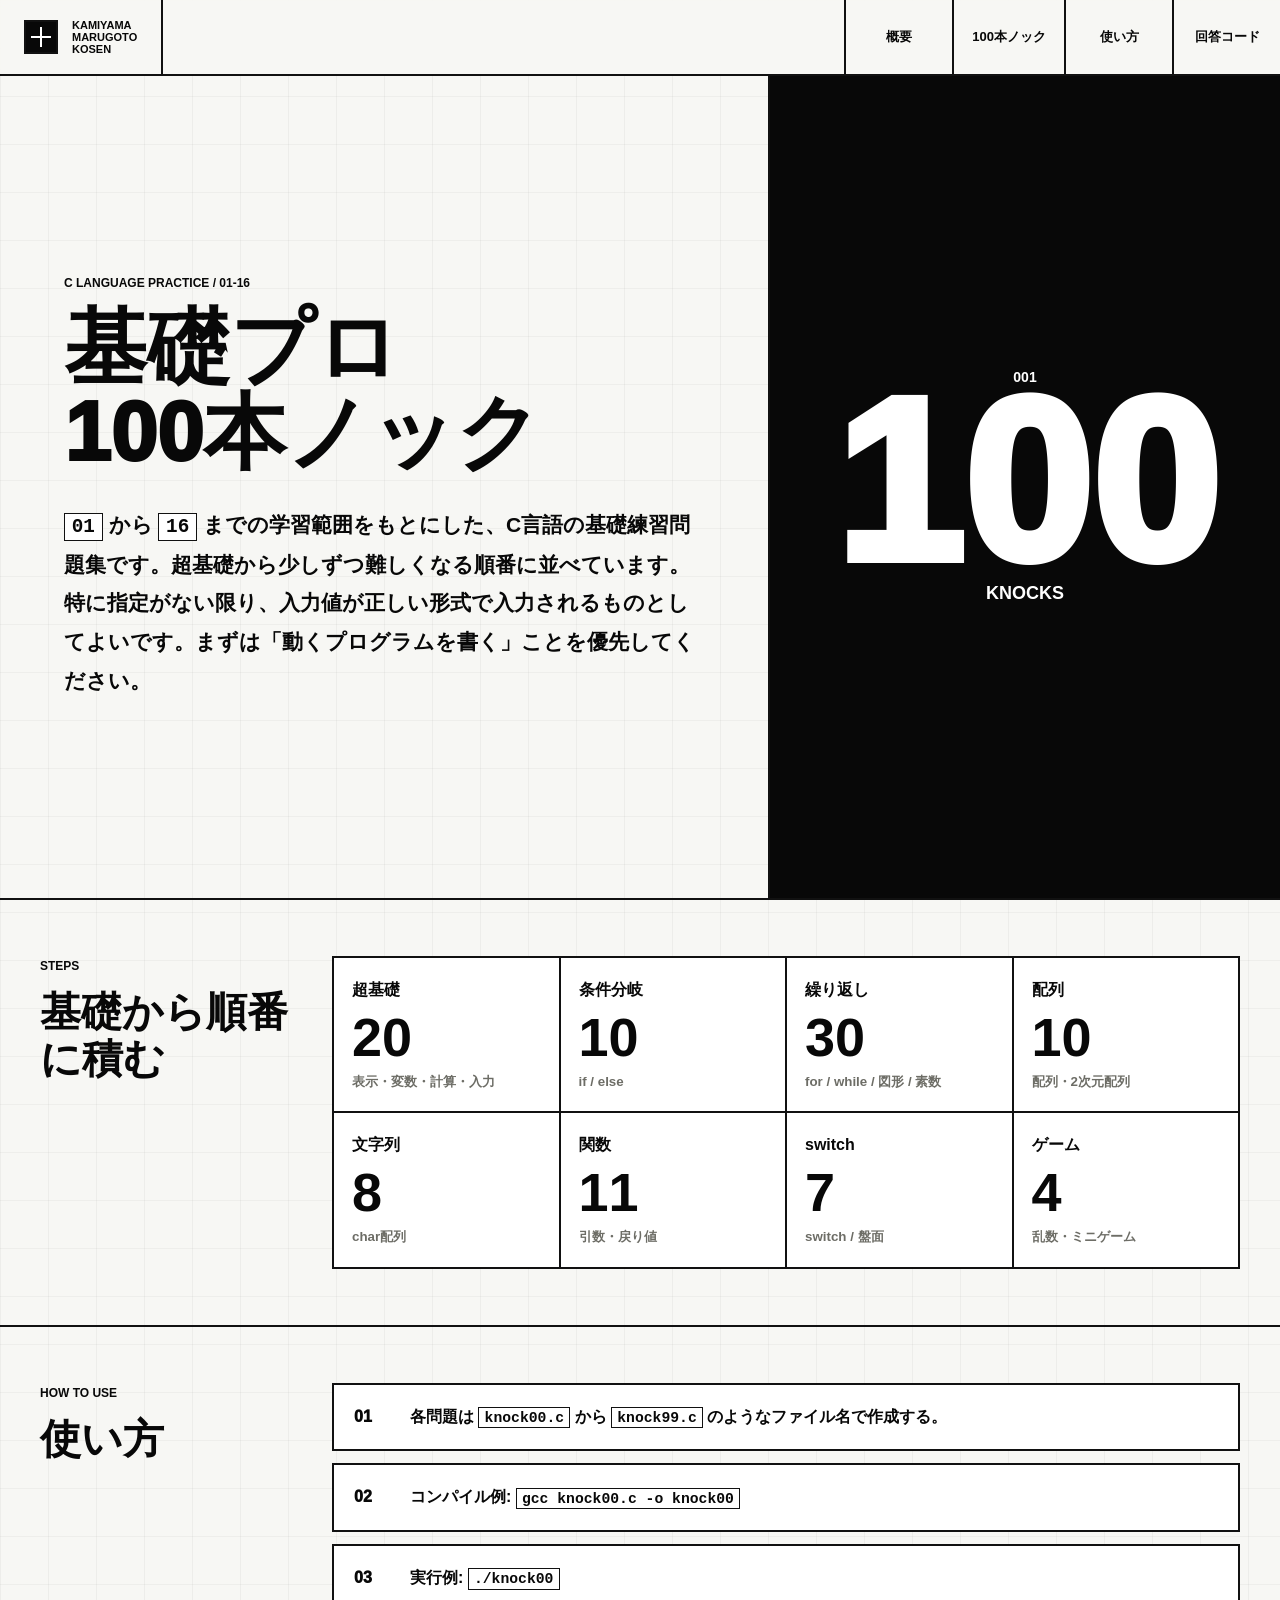
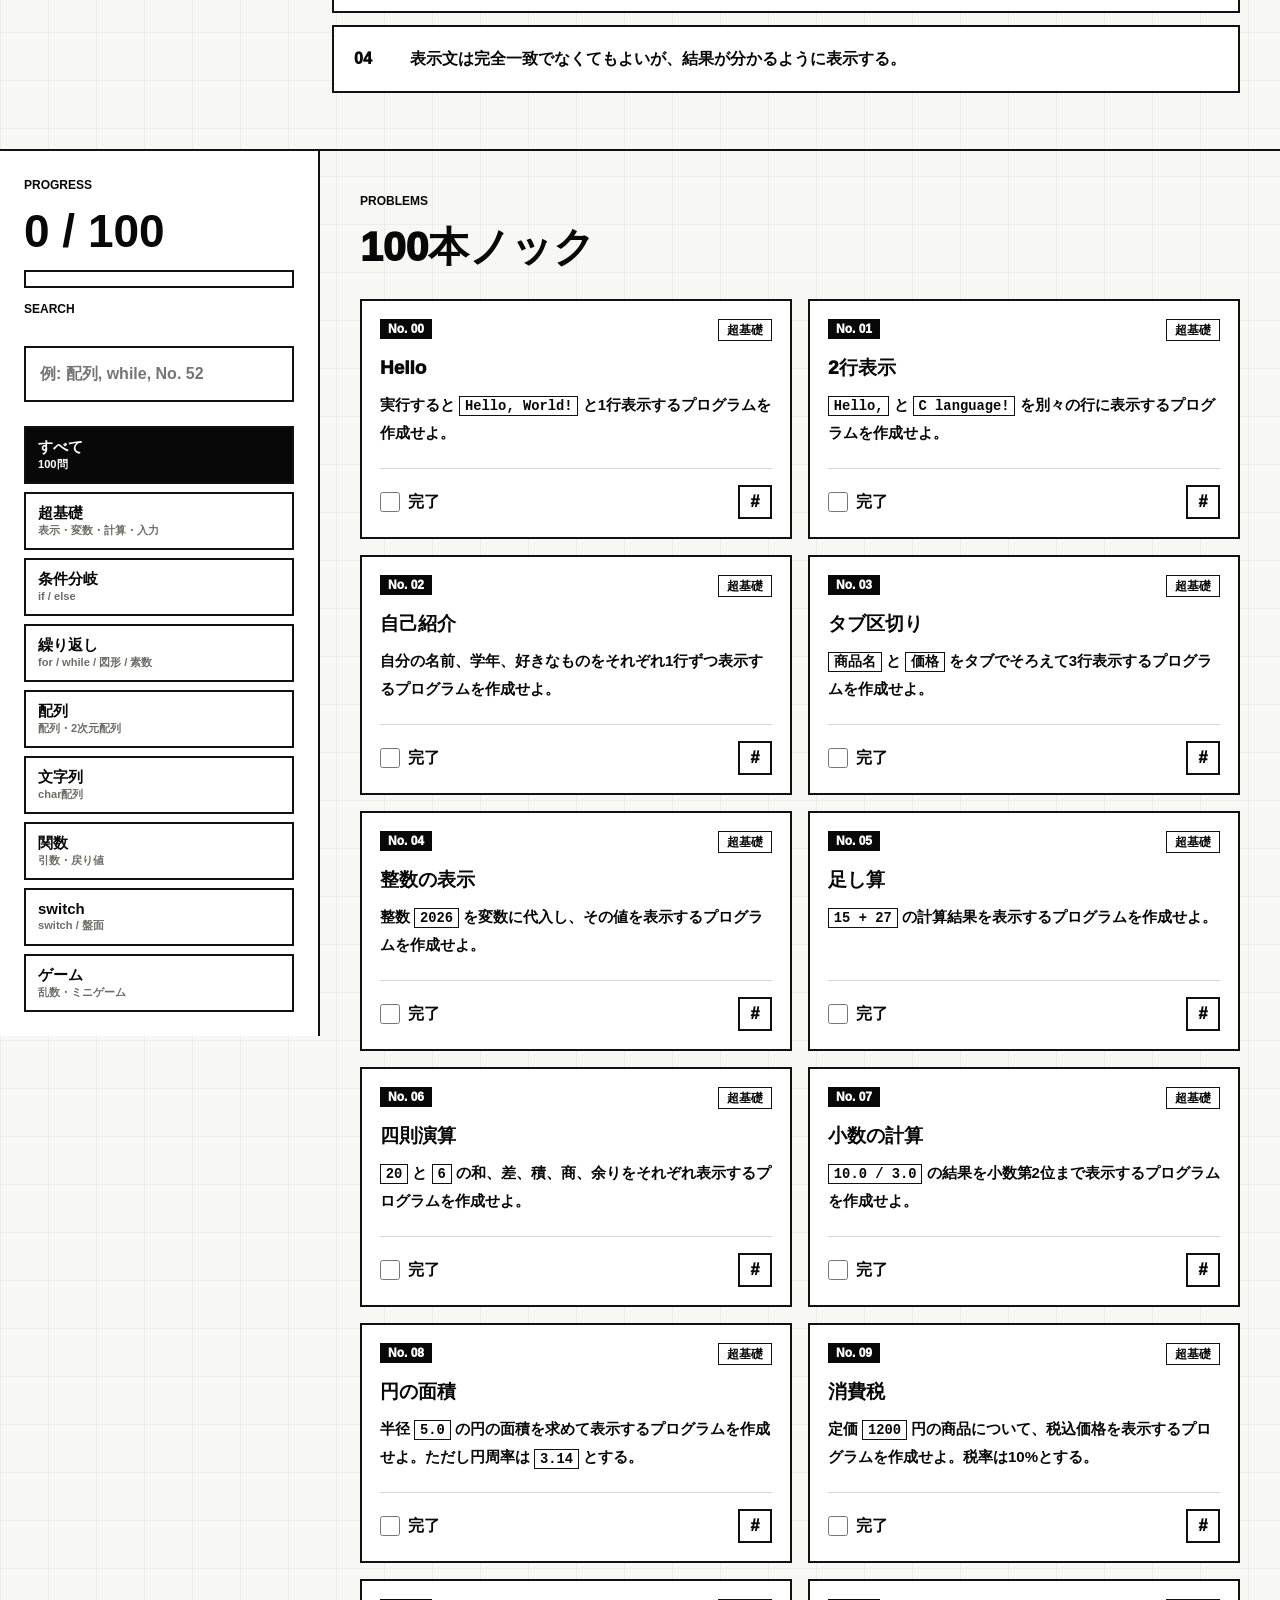
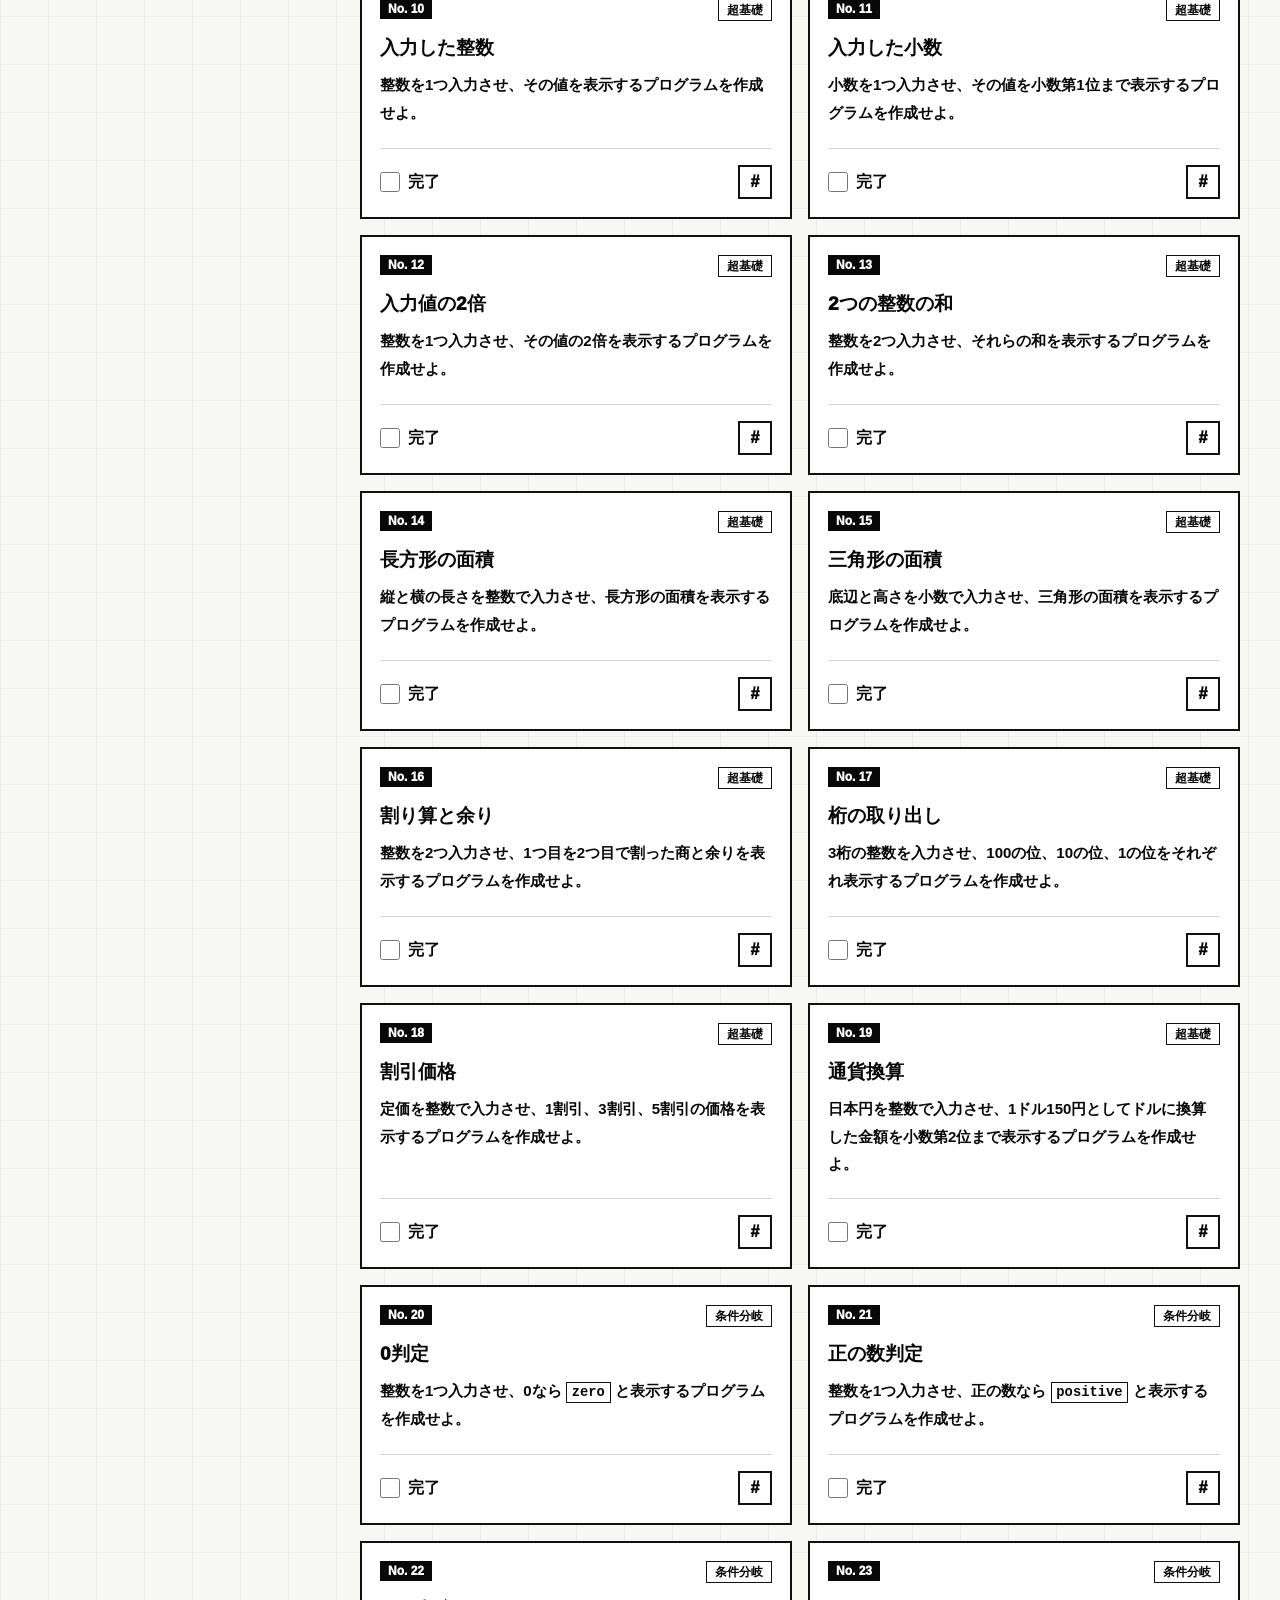
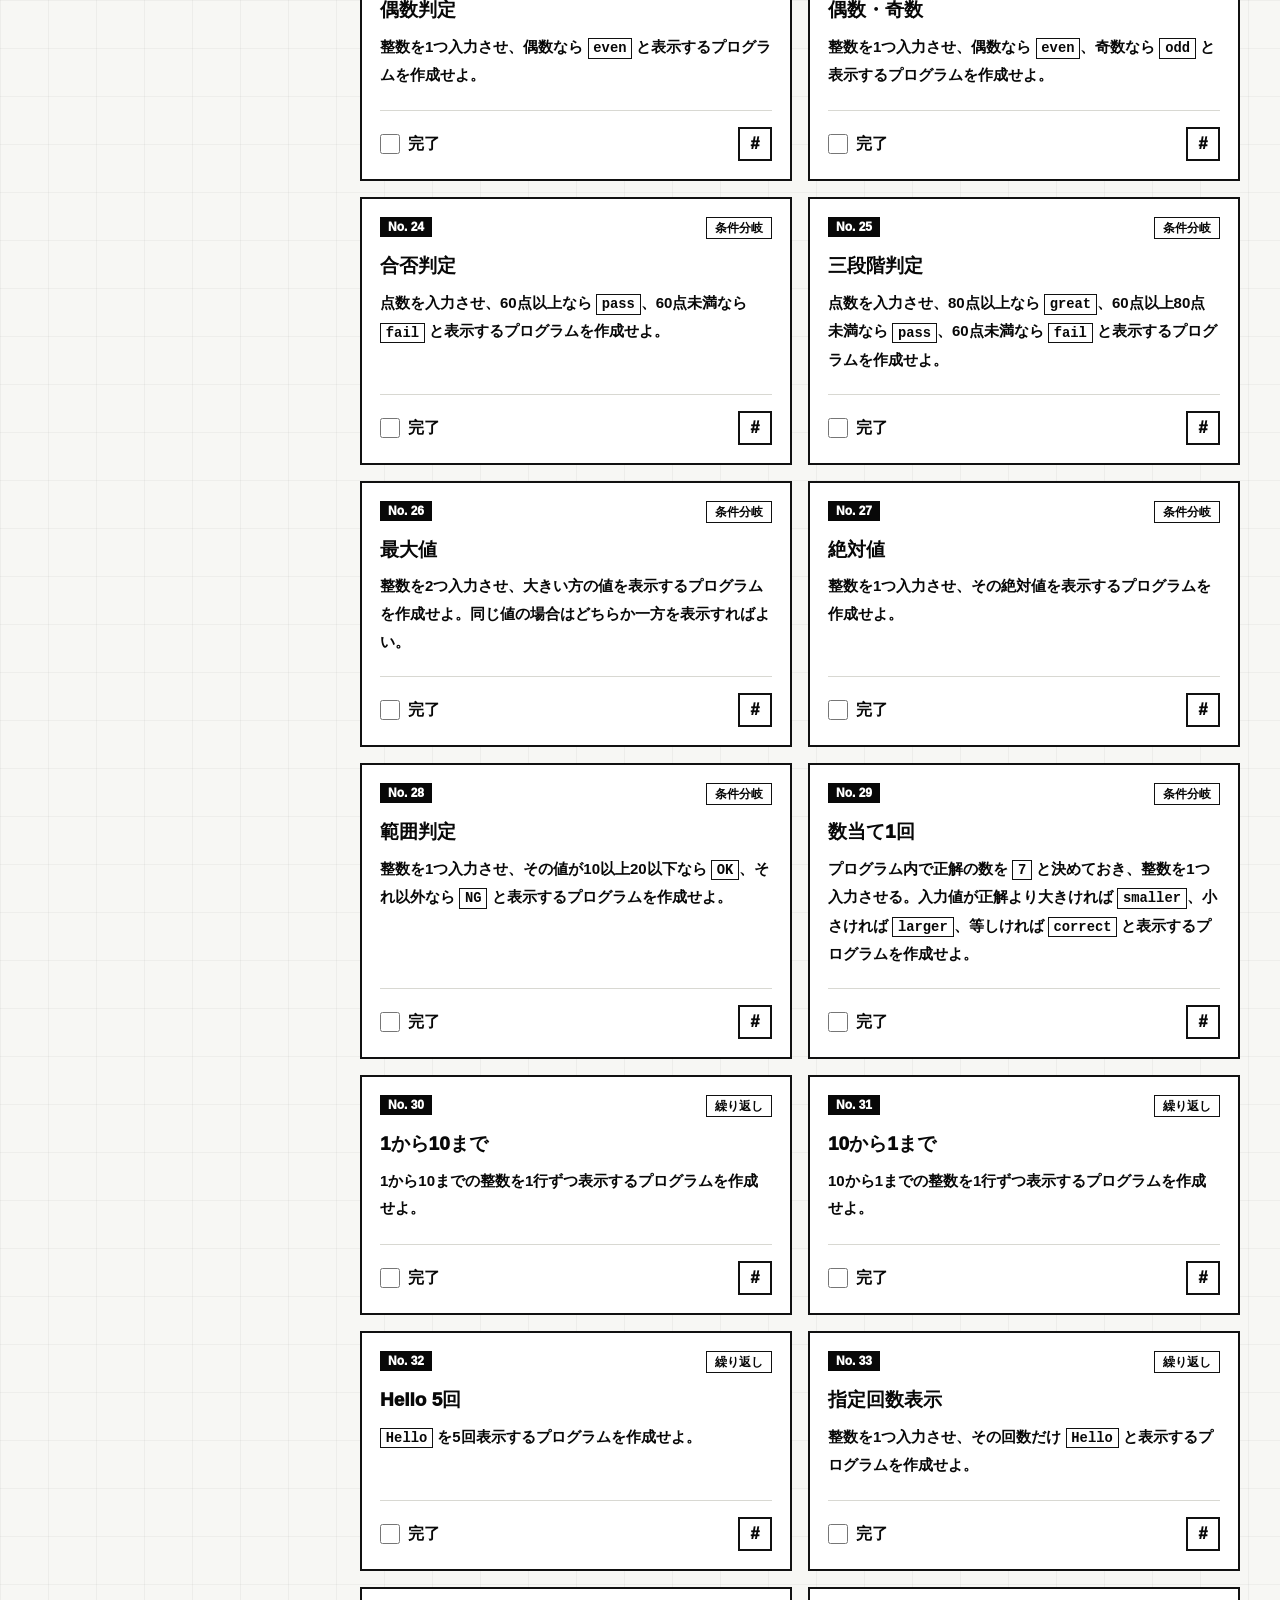
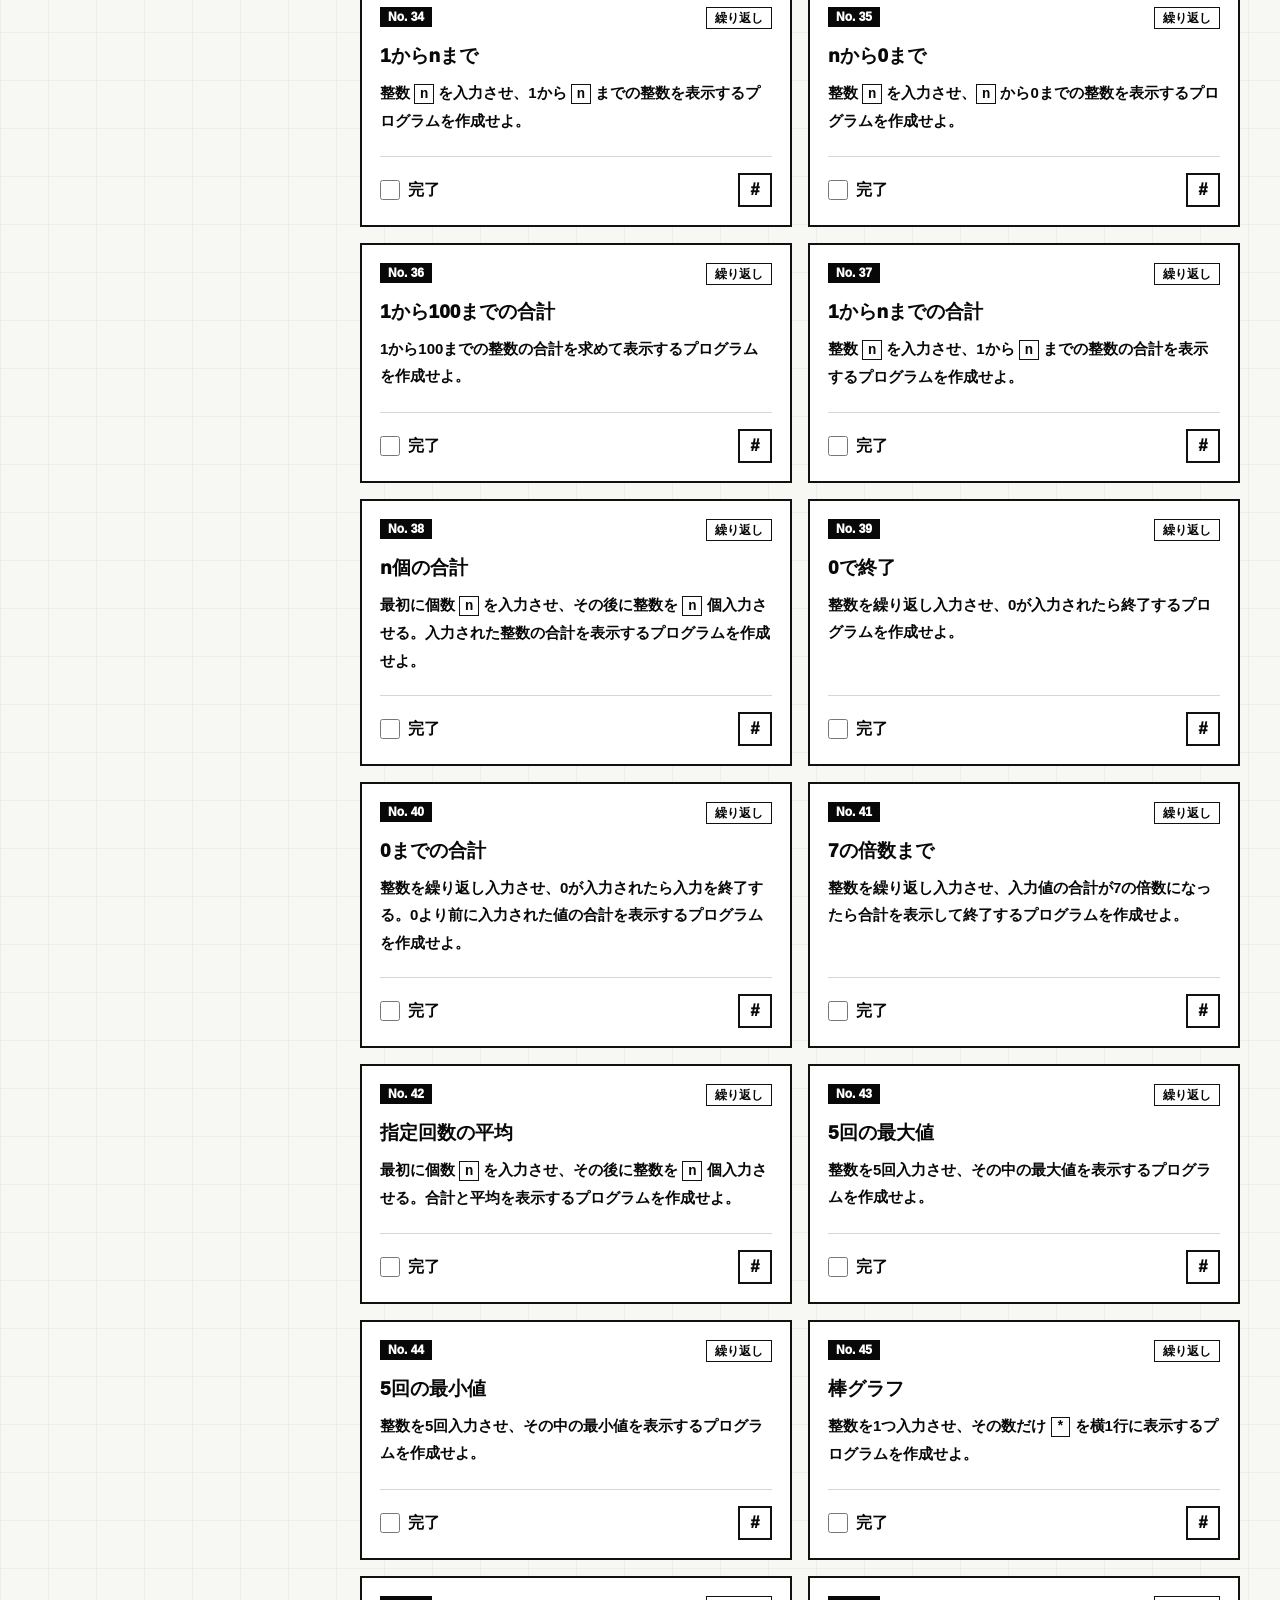
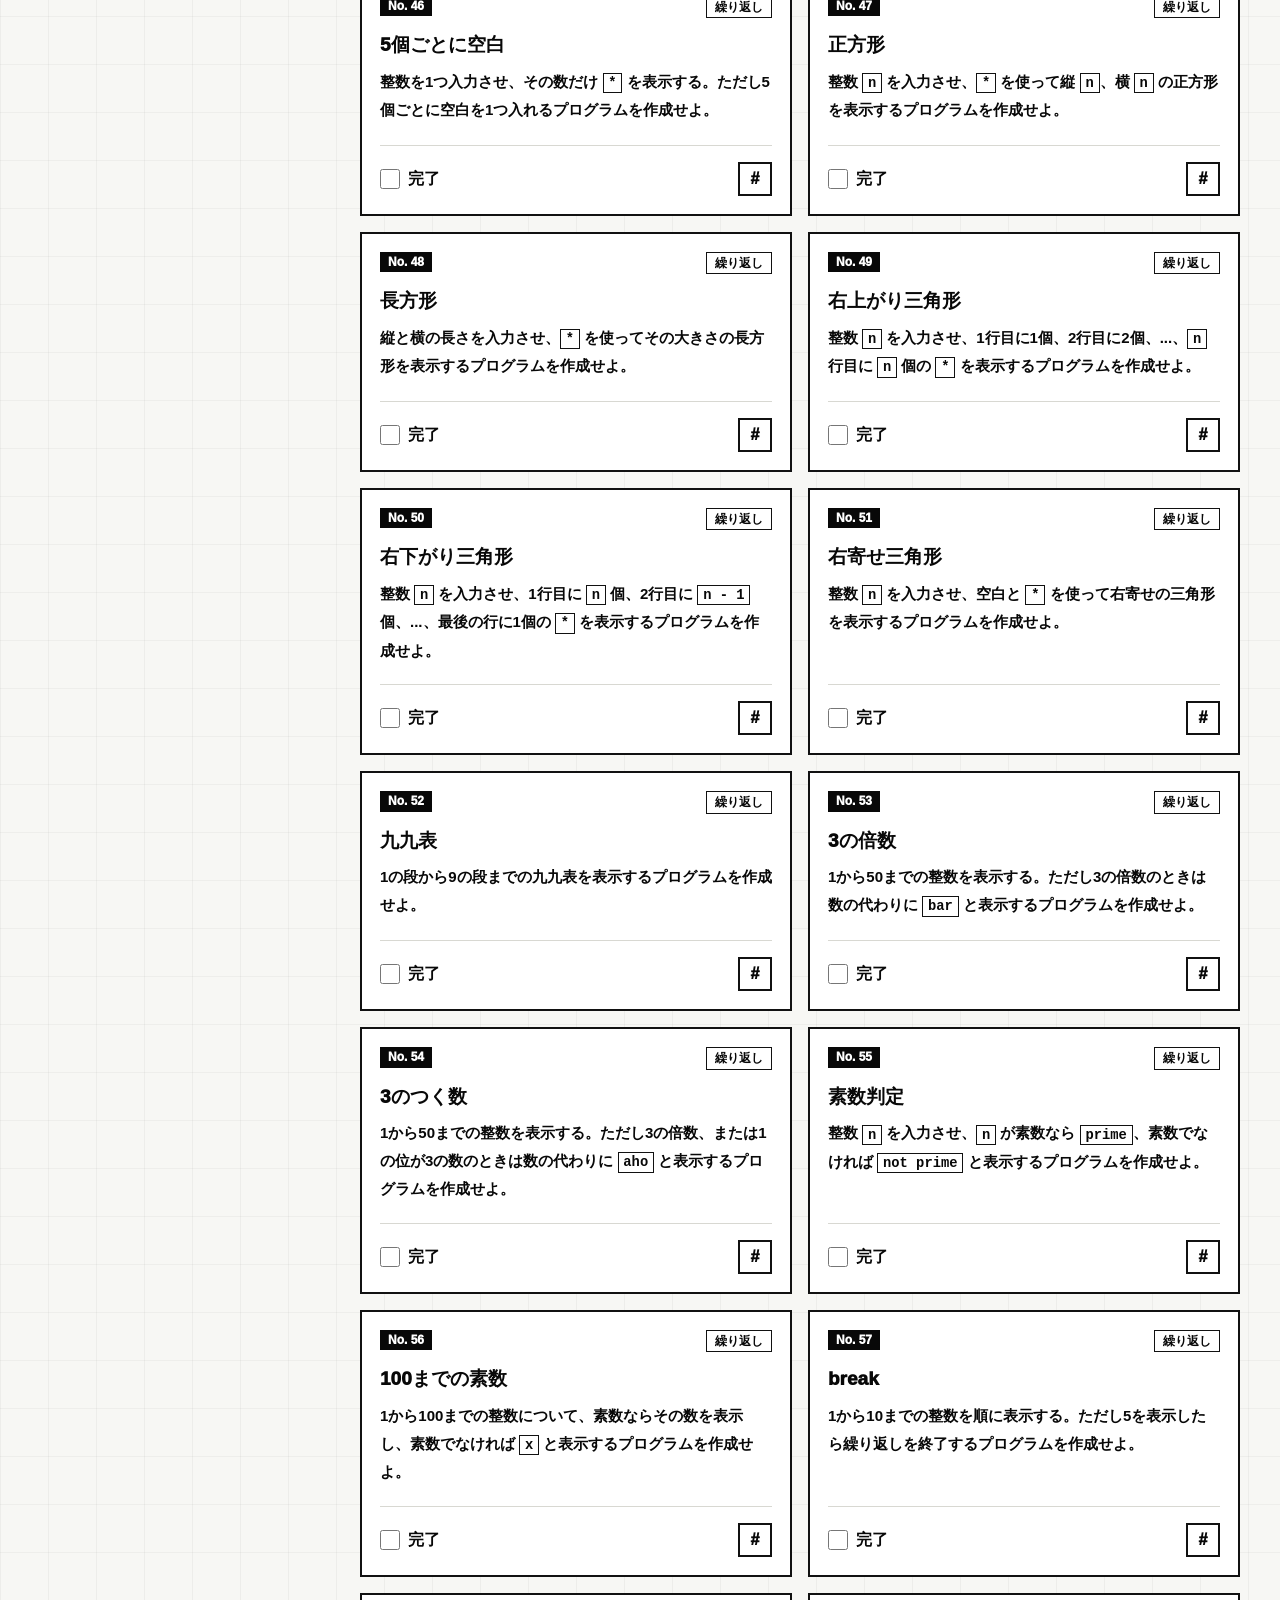
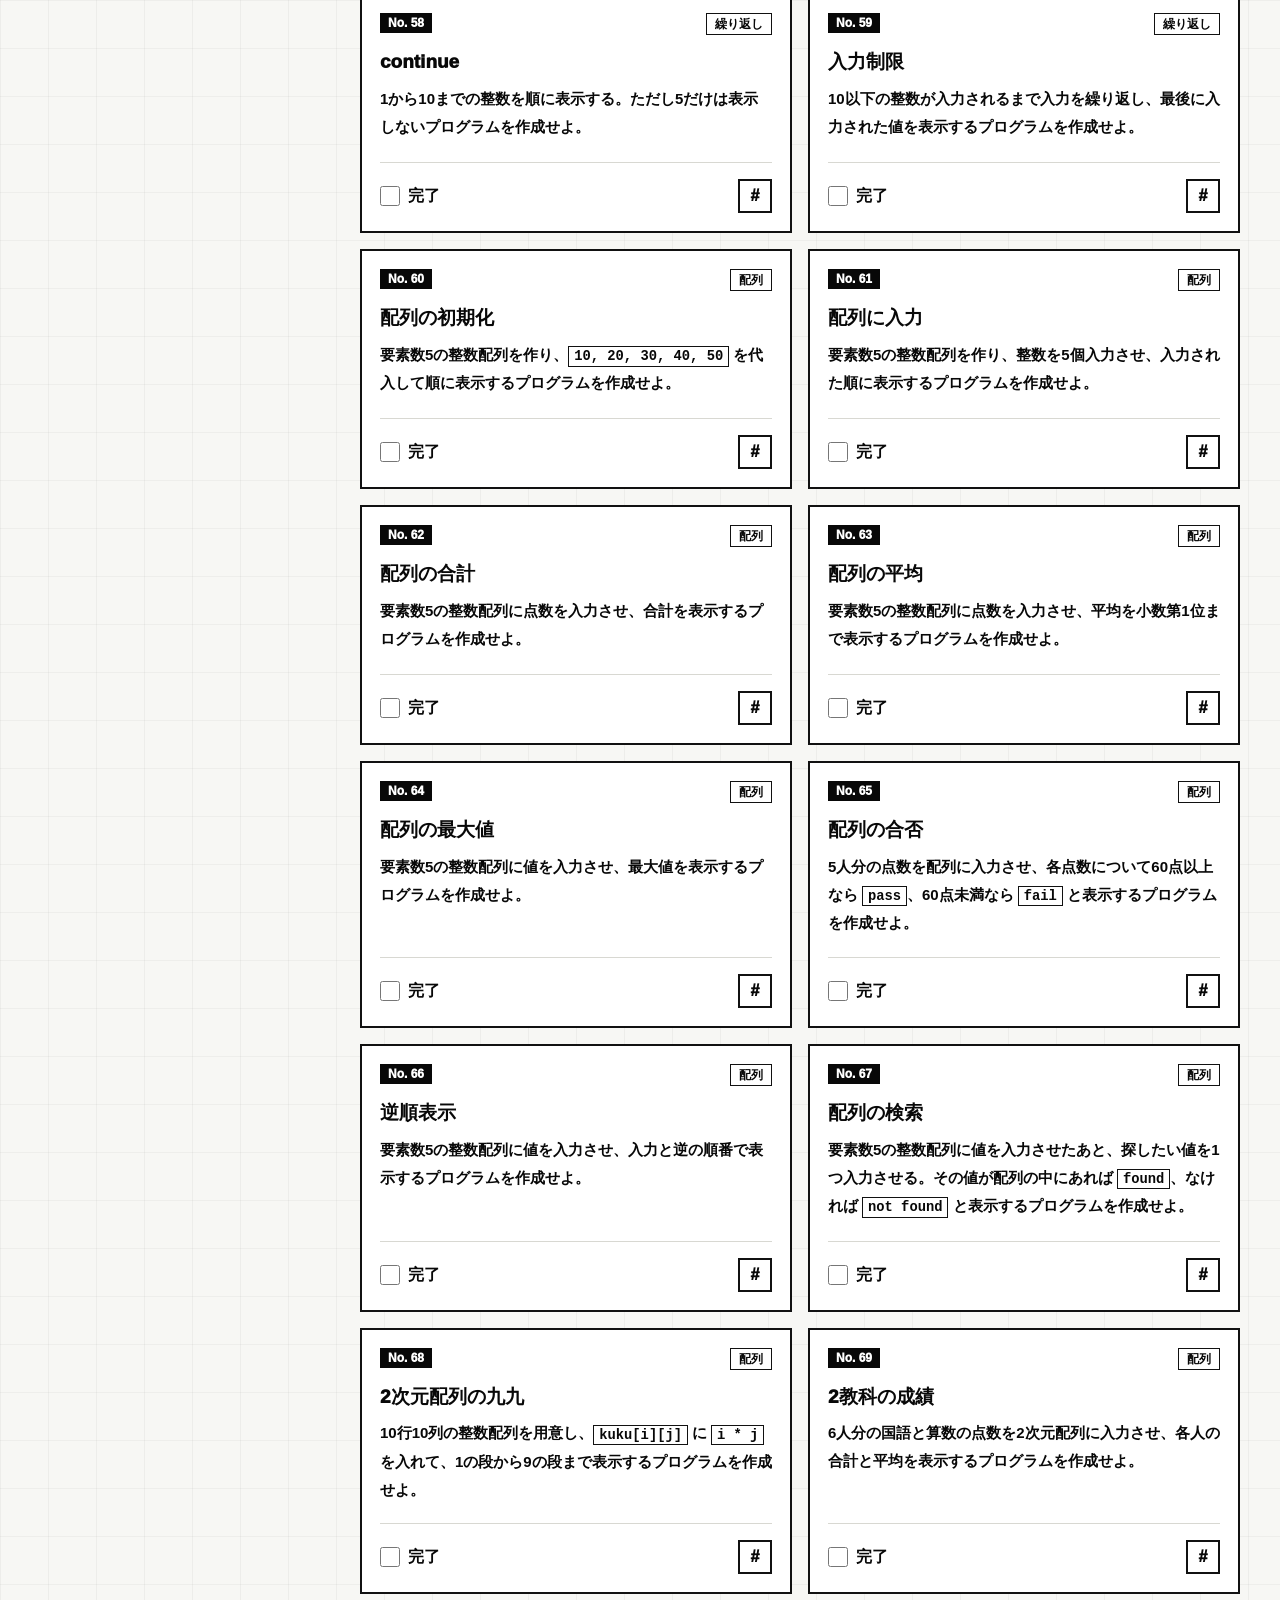
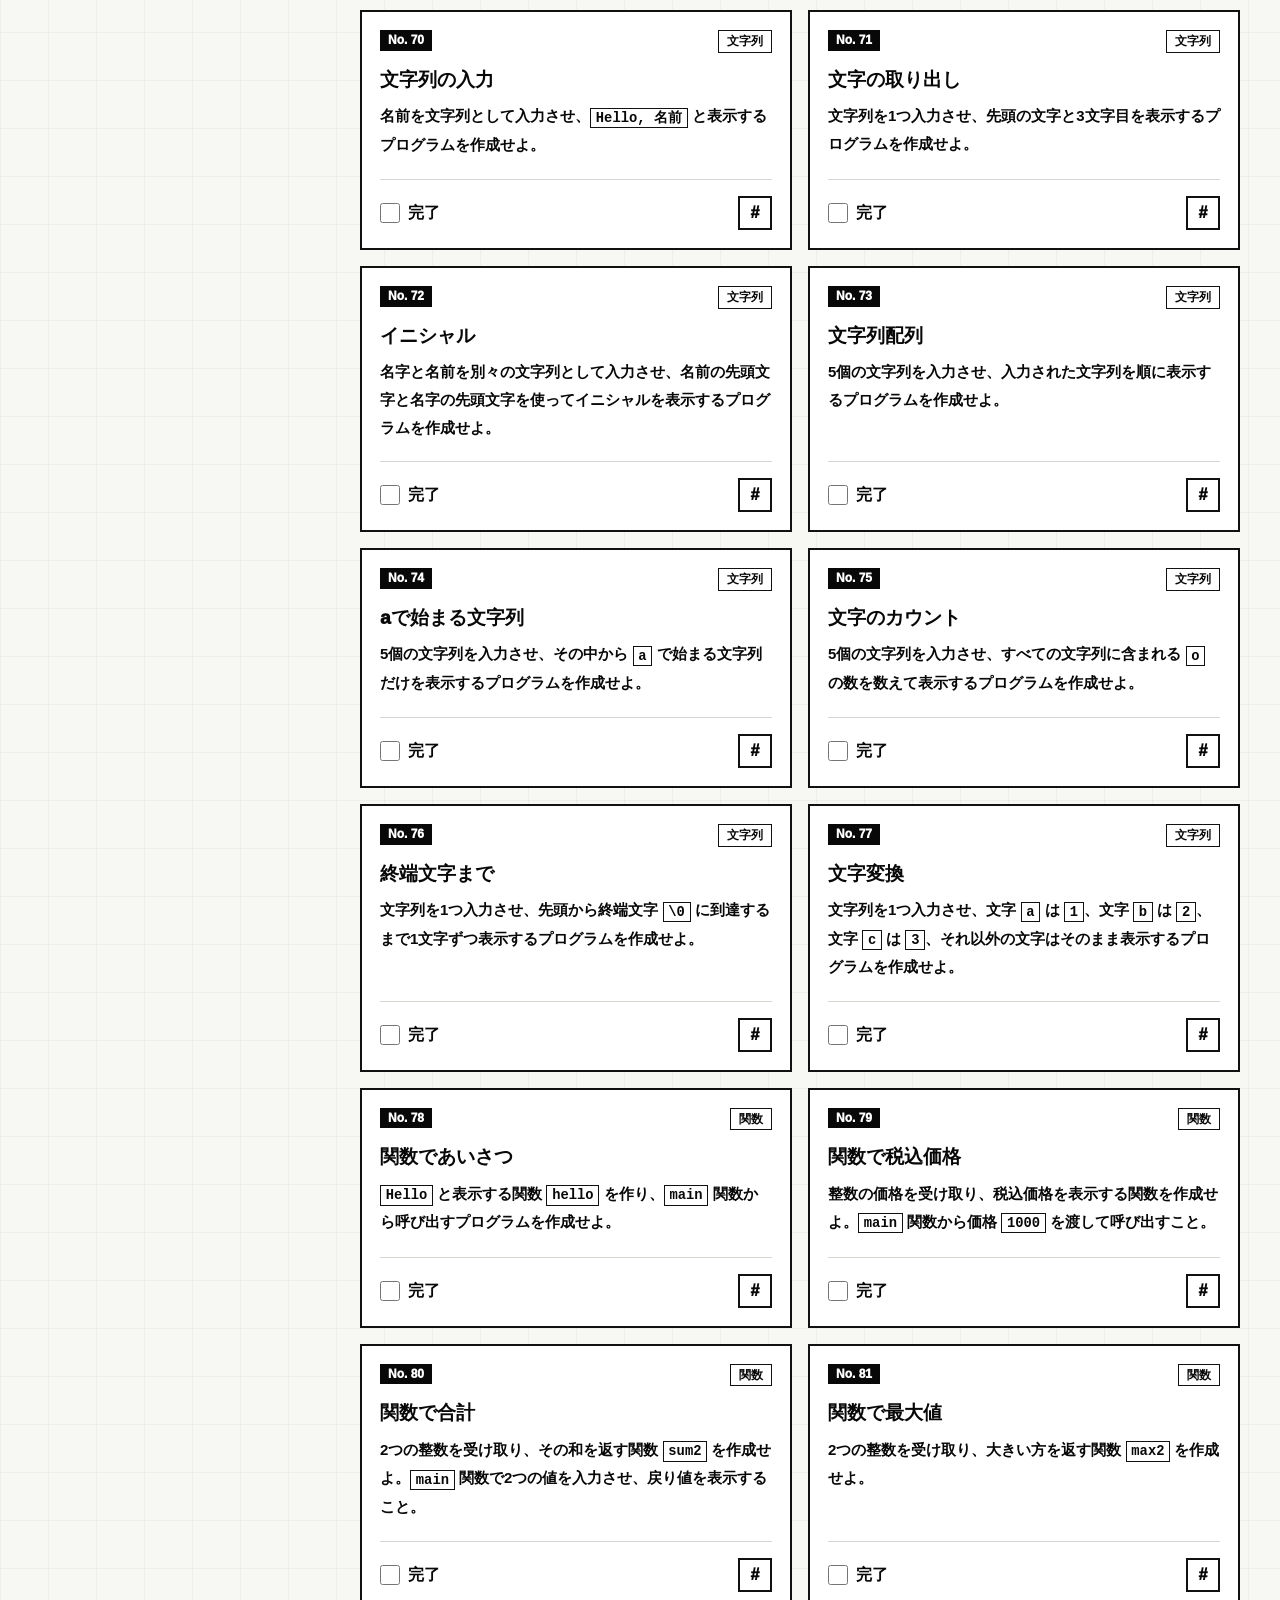
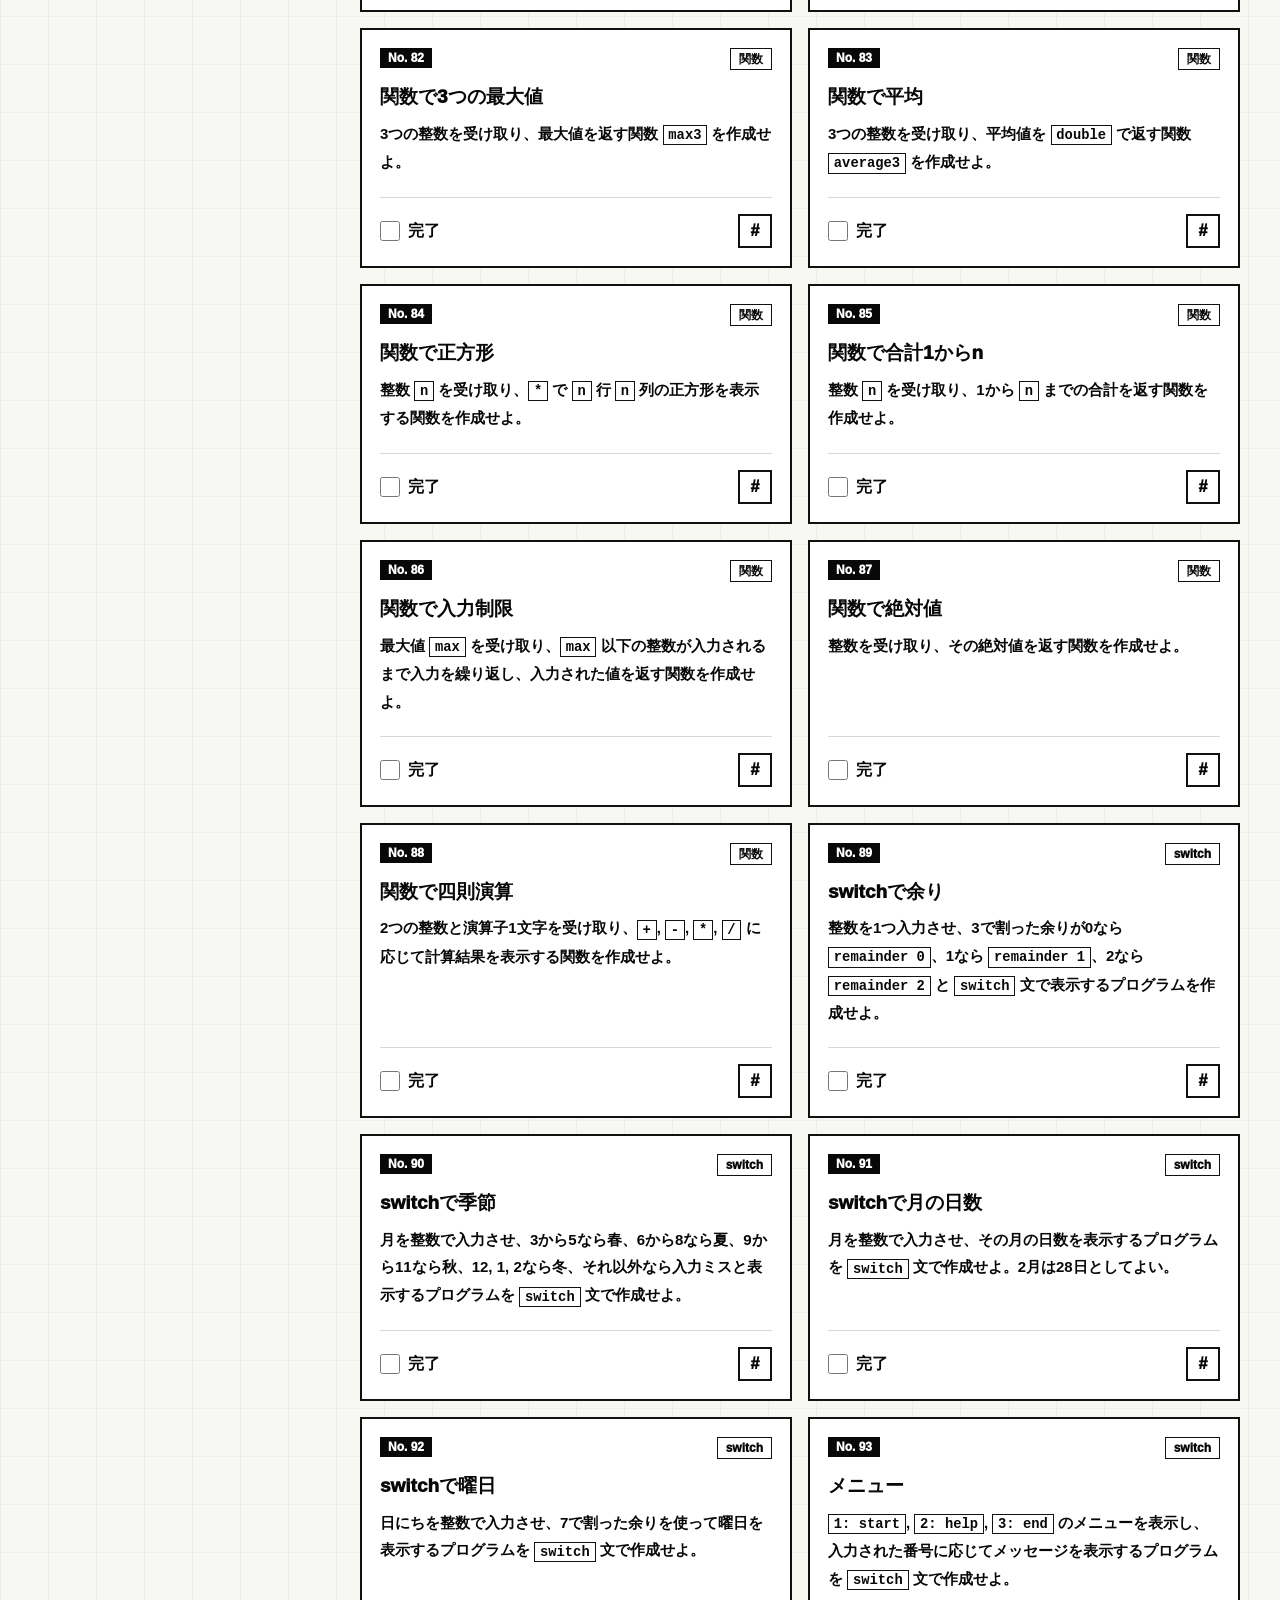
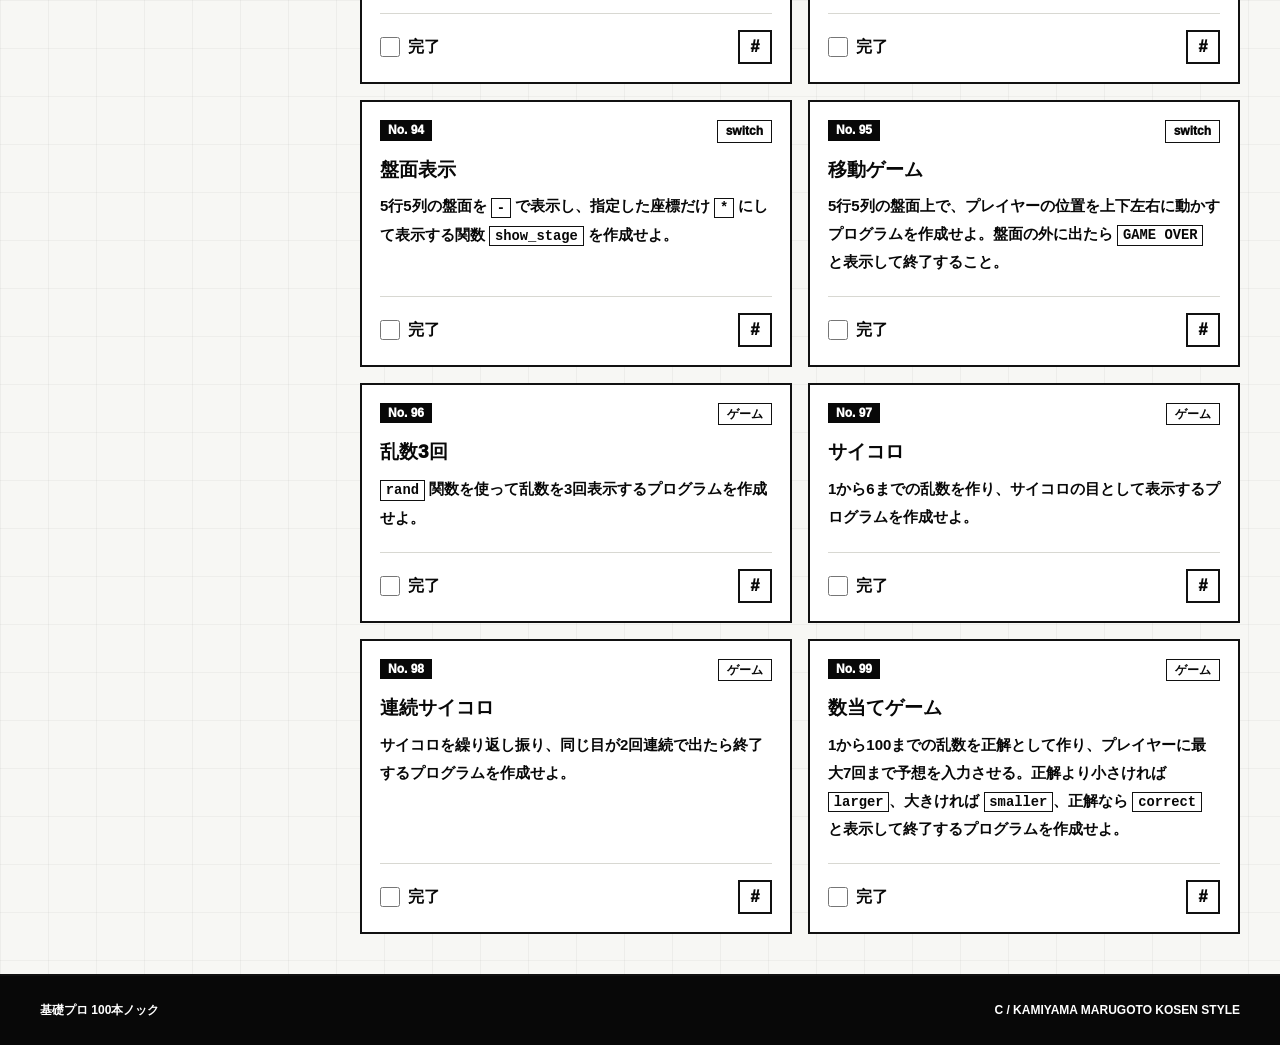
<file: index.html>
<!doctype html>
<html lang="ja">
<head>
  <meta charset="utf-8">
  <meta name="viewport" content="width=device-width, initial-scale=1">
  <title>基礎プロ 100本ノック</title>
  <meta name="description" content="C言語の基礎を学ぶための100本ノック。超基礎から乱数ゲームまで段階的に練習できます。">
  <link rel="stylesheet" href="./styles.css">
</head>
<body>
  <header class="site-header">
    <a class="brand" href="#top" aria-label="ページ先頭へ">
      <span class="brand-mark" aria-hidden="true"></span>
      <span>KAMIYAMA<br>MARUGOTO<br>KOSEN</span>
    </a>
    <nav class="top-nav" aria-label="ページ内ナビゲーション">
      <a href="#about">概要</a>
      <a href="#knocks">100本ノック</a>
      <a href="#usage">使い方</a>
      <a href="./answers.html">回答コード</a>
    </nav>
  </header>

  <main id="top">
    <section class="hero" aria-labelledby="page-title">
      <div class="hero-copy">
        <p class="eyebrow">C LANGUAGE PRACTICE / 01-16</p>
        <h1 id="page-title">基礎プロ 100本ノック</h1>
        <p class="lead"><code>01</code> から <code>16</code> までの学習範囲をもとにした、C言語の基礎練習問題集です。超基礎から少しずつ難しくなる順番に並べています。<br>特に指定がない限り、入力値が正しい形式で入力されるものとしてよいです。まずは「動くプログラムを書く」ことを優先してください。</p>
      </div>
      <div class="hero-panel" aria-label="問題数と範囲">
        <span>001</span>
        <strong>100</strong>
        <small>KNOCKS</small>
      </div>
    </section>

    <section class="overview" id="about" aria-label="学習範囲">
      <div class="section-heading">
        <p>STEPS</p>
        <h2>基礎から順番に積む</h2>
      </div>
      <ul class="stats-grid">
        <li><span>超基礎</span><strong>20</strong><small>表示・変数・計算・入力</small></li>
<li><span>条件分岐</span><strong>10</strong><small>if / else</small></li>
<li><span>繰り返し</span><strong>30</strong><small>for / while / 図形 / 素数</small></li>
<li><span>配列</span><strong>10</strong><small>配列・2次元配列</small></li>
<li><span>文字列</span><strong>8</strong><small>char配列</small></li>
<li><span>関数</span><strong>11</strong><small>引数・戻り値</small></li>
<li><span>switch</span><strong>7</strong><small>switch / 盤面</small></li>
<li><span>ゲーム</span><strong>4</strong><small>乱数・ミニゲーム</small></li>
      </ul>
    </section>

    <section class="usage" id="usage" aria-labelledby="usage-title">
      <div class="section-heading">
        <p>HOW TO USE</p>
        <h2 id="usage-title">使い方</h2>
      </div>
      <ol>
        <li>各問題は <code>knock00.c</code> から <code>knock99.c</code> のようなファイル名で作成する。</li>
<li>コンパイル例: <code>gcc knock00.c -o knock00</code></li>
<li>実行例: <code>./knock00</code></li>
<li>表示文は完全一致でなくてもよいが、結果が分かるように表示する。</li>
      </ol>
    </section>

    <section class="workspace" id="knocks" aria-labelledby="knocks-title">
      <aside class="control-panel">
        <div>
          <p class="panel-label">PROGRESS</p>
          <strong><span id="done-count">0</span> / 100</strong>
          <progress id="progress" value="0" max="100"></progress>
        </div>
        <div>
          <label class="panel-label" for="search">SEARCH</label>
          <input id="search" type="search" placeholder="例: 配列, while, No. 52">
        </div>
        <div class="filters" aria-label="カテゴリで絞り込み">
          <button class="filter-button active" type="button" data-filter="all"><span>すべて</span><small>100問</small></button>
          <button class="filter-button" type="button" data-filter="超基礎"><span>超基礎</span><small>表示・変数・計算・入力</small></button>
<button class="filter-button" type="button" data-filter="条件分岐"><span>条件分岐</span><small>if / else</small></button>
<button class="filter-button" type="button" data-filter="繰り返し"><span>繰り返し</span><small>for / while / 図形 / 素数</small></button>
<button class="filter-button" type="button" data-filter="配列"><span>配列</span><small>配列・2次元配列</small></button>
<button class="filter-button" type="button" data-filter="文字列"><span>文字列</span><small>char配列</small></button>
<button class="filter-button" type="button" data-filter="関数"><span>関数</span><small>引数・戻り値</small></button>
<button class="filter-button" type="button" data-filter="switch"><span>switch</span><small>switch / 盤面</small></button>
<button class="filter-button" type="button" data-filter="ゲーム"><span>ゲーム</span><small>乱数・ミニゲーム</small></button>
        </div>
      </aside>

      <div class="problem-area">
        <div class="section-heading">
          <p>PROBLEMS</p>
          <h2 id="knocks-title">100本ノック</h2>
        </div>
        <div class="problem-grid">
          
      <article class="problem-card" id="knock-00" data-group="超基礎" data-search="00 hello 実行すると `hello, world!` と1行表示するプログラムを作成せよ。 超基礎 表示・変数・計算・入力">
        <div class="problem-meta">
          <span class="problem-number">No. 00</span>
          <span class="problem-group">超基礎</span>
        </div>
        <h3>Hello</h3>
        <p>実行すると <code>Hello, World!</code> と1行表示するプログラムを作成せよ。</p>
        <div class="problem-actions">
          <label class="check-label">
            <input type="checkbox" data-check="00">
            <span>完了</span>
          </label>
          <a href="#knock-00" aria-label="No. 00へのリンク">#</a>
        </div>
      </article>

      <article class="problem-card" id="knock-01" data-group="超基礎" data-search="01 2行表示 `hello,` と `c language!` を別々の行に表示するプログラムを作成せよ。 超基礎 表示・変数・計算・入力">
        <div class="problem-meta">
          <span class="problem-number">No. 01</span>
          <span class="problem-group">超基礎</span>
        </div>
        <h3>2行表示</h3>
        <p><code>Hello,</code> と <code>C language!</code> を別々の行に表示するプログラムを作成せよ。</p>
        <div class="problem-actions">
          <label class="check-label">
            <input type="checkbox" data-check="01">
            <span>完了</span>
          </label>
          <a href="#knock-01" aria-label="No. 01へのリンク">#</a>
        </div>
      </article>

      <article class="problem-card" id="knock-02" data-group="超基礎" data-search="02 自己紹介 自分の名前、学年、好きなものをそれぞれ1行ずつ表示するプログラムを作成せよ。 超基礎 表示・変数・計算・入力">
        <div class="problem-meta">
          <span class="problem-number">No. 02</span>
          <span class="problem-group">超基礎</span>
        </div>
        <h3>自己紹介</h3>
        <p>自分の名前、学年、好きなものをそれぞれ1行ずつ表示するプログラムを作成せよ。</p>
        <div class="problem-actions">
          <label class="check-label">
            <input type="checkbox" data-check="02">
            <span>完了</span>
          </label>
          <a href="#knock-02" aria-label="No. 02へのリンク">#</a>
        </div>
      </article>

      <article class="problem-card" id="knock-03" data-group="超基礎" data-search="03 タブ区切り `商品名` と `価格` をタブでそろえて3行表示するプログラムを作成せよ。 超基礎 表示・変数・計算・入力">
        <div class="problem-meta">
          <span class="problem-number">No. 03</span>
          <span class="problem-group">超基礎</span>
        </div>
        <h3>タブ区切り</h3>
        <p><code>商品名</code> と <code>価格</code> をタブでそろえて3行表示するプログラムを作成せよ。</p>
        <div class="problem-actions">
          <label class="check-label">
            <input type="checkbox" data-check="03">
            <span>完了</span>
          </label>
          <a href="#knock-03" aria-label="No. 03へのリンク">#</a>
        </div>
      </article>

      <article class="problem-card" id="knock-04" data-group="超基礎" data-search="04 整数の表示 整数 `2026` を変数に代入し、その値を表示するプログラムを作成せよ。 超基礎 表示・変数・計算・入力">
        <div class="problem-meta">
          <span class="problem-number">No. 04</span>
          <span class="problem-group">超基礎</span>
        </div>
        <h3>整数の表示</h3>
        <p>整数 <code>2026</code> を変数に代入し、その値を表示するプログラムを作成せよ。</p>
        <div class="problem-actions">
          <label class="check-label">
            <input type="checkbox" data-check="04">
            <span>完了</span>
          </label>
          <a href="#knock-04" aria-label="No. 04へのリンク">#</a>
        </div>
      </article>

      <article class="problem-card" id="knock-05" data-group="超基礎" data-search="05 足し算 `15 + 27` の計算結果を表示するプログラムを作成せよ。 超基礎 表示・変数・計算・入力">
        <div class="problem-meta">
          <span class="problem-number">No. 05</span>
          <span class="problem-group">超基礎</span>
        </div>
        <h3>足し算</h3>
        <p><code>15 + 27</code> の計算結果を表示するプログラムを作成せよ。</p>
        <div class="problem-actions">
          <label class="check-label">
            <input type="checkbox" data-check="05">
            <span>完了</span>
          </label>
          <a href="#knock-05" aria-label="No. 05へのリンク">#</a>
        </div>
      </article>

      <article class="problem-card" id="knock-06" data-group="超基礎" data-search="06 四則演算 `20` と `6` の和、差、積、商、余りをそれぞれ表示するプログラムを作成せよ。 超基礎 表示・変数・計算・入力">
        <div class="problem-meta">
          <span class="problem-number">No. 06</span>
          <span class="problem-group">超基礎</span>
        </div>
        <h3>四則演算</h3>
        <p><code>20</code> と <code>6</code> の和、差、積、商、余りをそれぞれ表示するプログラムを作成せよ。</p>
        <div class="problem-actions">
          <label class="check-label">
            <input type="checkbox" data-check="06">
            <span>完了</span>
          </label>
          <a href="#knock-06" aria-label="No. 06へのリンク">#</a>
        </div>
      </article>

      <article class="problem-card" id="knock-07" data-group="超基礎" data-search="07 小数の計算 `10.0 / 3.0` の結果を小数第2位まで表示するプログラムを作成せよ。 超基礎 表示・変数・計算・入力">
        <div class="problem-meta">
          <span class="problem-number">No. 07</span>
          <span class="problem-group">超基礎</span>
        </div>
        <h3>小数の計算</h3>
        <p><code>10.0 / 3.0</code> の結果を小数第2位まで表示するプログラムを作成せよ。</p>
        <div class="problem-actions">
          <label class="check-label">
            <input type="checkbox" data-check="07">
            <span>完了</span>
          </label>
          <a href="#knock-07" aria-label="No. 07へのリンク">#</a>
        </div>
      </article>

      <article class="problem-card" id="knock-08" data-group="超基礎" data-search="08 円の面積 半径 `5.0` の円の面積を求めて表示するプログラムを作成せよ。ただし円周率は `3.14` とする。 超基礎 表示・変数・計算・入力">
        <div class="problem-meta">
          <span class="problem-number">No. 08</span>
          <span class="problem-group">超基礎</span>
        </div>
        <h3>円の面積</h3>
        <p>半径 <code>5.0</code> の円の面積を求めて表示するプログラムを作成せよ。ただし円周率は <code>3.14</code> とする。</p>
        <div class="problem-actions">
          <label class="check-label">
            <input type="checkbox" data-check="08">
            <span>完了</span>
          </label>
          <a href="#knock-08" aria-label="No. 08へのリンク">#</a>
        </div>
      </article>

      <article class="problem-card" id="knock-09" data-group="超基礎" data-search="09 消費税 定価 `1200` 円の商品について、税込価格を表示するプログラムを作成せよ。税率は10%とする。 超基礎 表示・変数・計算・入力">
        <div class="problem-meta">
          <span class="problem-number">No. 09</span>
          <span class="problem-group">超基礎</span>
        </div>
        <h3>消費税</h3>
        <p>定価 <code>1200</code> 円の商品について、税込価格を表示するプログラムを作成せよ。税率は10%とする。</p>
        <div class="problem-actions">
          <label class="check-label">
            <input type="checkbox" data-check="09">
            <span>完了</span>
          </label>
          <a href="#knock-09" aria-label="No. 09へのリンク">#</a>
        </div>
      </article>

      <article class="problem-card" id="knock-10" data-group="超基礎" data-search="10 入力した整数 整数を1つ入力させ、その値を表示するプログラムを作成せよ。 超基礎 表示・変数・計算・入力">
        <div class="problem-meta">
          <span class="problem-number">No. 10</span>
          <span class="problem-group">超基礎</span>
        </div>
        <h3>入力した整数</h3>
        <p>整数を1つ入力させ、その値を表示するプログラムを作成せよ。</p>
        <div class="problem-actions">
          <label class="check-label">
            <input type="checkbox" data-check="10">
            <span>完了</span>
          </label>
          <a href="#knock-10" aria-label="No. 10へのリンク">#</a>
        </div>
      </article>

      <article class="problem-card" id="knock-11" data-group="超基礎" data-search="11 入力した小数 小数を1つ入力させ、その値を小数第1位まで表示するプログラムを作成せよ。 超基礎 表示・変数・計算・入力">
        <div class="problem-meta">
          <span class="problem-number">No. 11</span>
          <span class="problem-group">超基礎</span>
        </div>
        <h3>入力した小数</h3>
        <p>小数を1つ入力させ、その値を小数第1位まで表示するプログラムを作成せよ。</p>
        <div class="problem-actions">
          <label class="check-label">
            <input type="checkbox" data-check="11">
            <span>完了</span>
          </label>
          <a href="#knock-11" aria-label="No. 11へのリンク">#</a>
        </div>
      </article>

      <article class="problem-card" id="knock-12" data-group="超基礎" data-search="12 入力値の2倍 整数を1つ入力させ、その値の2倍を表示するプログラムを作成せよ。 超基礎 表示・変数・計算・入力">
        <div class="problem-meta">
          <span class="problem-number">No. 12</span>
          <span class="problem-group">超基礎</span>
        </div>
        <h3>入力値の2倍</h3>
        <p>整数を1つ入力させ、その値の2倍を表示するプログラムを作成せよ。</p>
        <div class="problem-actions">
          <label class="check-label">
            <input type="checkbox" data-check="12">
            <span>完了</span>
          </label>
          <a href="#knock-12" aria-label="No. 12へのリンク">#</a>
        </div>
      </article>

      <article class="problem-card" id="knock-13" data-group="超基礎" data-search="13 2つの整数の和 整数を2つ入力させ、それらの和を表示するプログラムを作成せよ。 超基礎 表示・変数・計算・入力">
        <div class="problem-meta">
          <span class="problem-number">No. 13</span>
          <span class="problem-group">超基礎</span>
        </div>
        <h3>2つの整数の和</h3>
        <p>整数を2つ入力させ、それらの和を表示するプログラムを作成せよ。</p>
        <div class="problem-actions">
          <label class="check-label">
            <input type="checkbox" data-check="13">
            <span>完了</span>
          </label>
          <a href="#knock-13" aria-label="No. 13へのリンク">#</a>
        </div>
      </article>

      <article class="problem-card" id="knock-14" data-group="超基礎" data-search="14 長方形の面積 縦と横の長さを整数で入力させ、長方形の面積を表示するプログラムを作成せよ。 超基礎 表示・変数・計算・入力">
        <div class="problem-meta">
          <span class="problem-number">No. 14</span>
          <span class="problem-group">超基礎</span>
        </div>
        <h3>長方形の面積</h3>
        <p>縦と横の長さを整数で入力させ、長方形の面積を表示するプログラムを作成せよ。</p>
        <div class="problem-actions">
          <label class="check-label">
            <input type="checkbox" data-check="14">
            <span>完了</span>
          </label>
          <a href="#knock-14" aria-label="No. 14へのリンク">#</a>
        </div>
      </article>

      <article class="problem-card" id="knock-15" data-group="超基礎" data-search="15 三角形の面積 底辺と高さを小数で入力させ、三角形の面積を表示するプログラムを作成せよ。 超基礎 表示・変数・計算・入力">
        <div class="problem-meta">
          <span class="problem-number">No. 15</span>
          <span class="problem-group">超基礎</span>
        </div>
        <h3>三角形の面積</h3>
        <p>底辺と高さを小数で入力させ、三角形の面積を表示するプログラムを作成せよ。</p>
        <div class="problem-actions">
          <label class="check-label">
            <input type="checkbox" data-check="15">
            <span>完了</span>
          </label>
          <a href="#knock-15" aria-label="No. 15へのリンク">#</a>
        </div>
      </article>

      <article class="problem-card" id="knock-16" data-group="超基礎" data-search="16 割り算と余り 整数を2つ入力させ、1つ目を2つ目で割った商と余りを表示するプログラムを作成せよ。 超基礎 表示・変数・計算・入力">
        <div class="problem-meta">
          <span class="problem-number">No. 16</span>
          <span class="problem-group">超基礎</span>
        </div>
        <h3>割り算と余り</h3>
        <p>整数を2つ入力させ、1つ目を2つ目で割った商と余りを表示するプログラムを作成せよ。</p>
        <div class="problem-actions">
          <label class="check-label">
            <input type="checkbox" data-check="16">
            <span>完了</span>
          </label>
          <a href="#knock-16" aria-label="No. 16へのリンク">#</a>
        </div>
      </article>

      <article class="problem-card" id="knock-17" data-group="超基礎" data-search="17 桁の取り出し 3桁の整数を入力させ、100の位、10の位、1の位をそれぞれ表示するプログラムを作成せよ。 超基礎 表示・変数・計算・入力">
        <div class="problem-meta">
          <span class="problem-number">No. 17</span>
          <span class="problem-group">超基礎</span>
        </div>
        <h3>桁の取り出し</h3>
        <p>3桁の整数を入力させ、100の位、10の位、1の位をそれぞれ表示するプログラムを作成せよ。</p>
        <div class="problem-actions">
          <label class="check-label">
            <input type="checkbox" data-check="17">
            <span>完了</span>
          </label>
          <a href="#knock-17" aria-label="No. 17へのリンク">#</a>
        </div>
      </article>

      <article class="problem-card" id="knock-18" data-group="超基礎" data-search="18 割引価格 定価を整数で入力させ、1割引、3割引、5割引の価格を表示するプログラムを作成せよ。 超基礎 表示・変数・計算・入力">
        <div class="problem-meta">
          <span class="problem-number">No. 18</span>
          <span class="problem-group">超基礎</span>
        </div>
        <h3>割引価格</h3>
        <p>定価を整数で入力させ、1割引、3割引、5割引の価格を表示するプログラムを作成せよ。</p>
        <div class="problem-actions">
          <label class="check-label">
            <input type="checkbox" data-check="18">
            <span>完了</span>
          </label>
          <a href="#knock-18" aria-label="No. 18へのリンク">#</a>
        </div>
      </article>

      <article class="problem-card" id="knock-19" data-group="超基礎" data-search="19 通貨換算 日本円を整数で入力させ、1ドル150円としてドルに換算した金額を小数第2位まで表示するプログラムを作成せよ。 超基礎 表示・変数・計算・入力">
        <div class="problem-meta">
          <span class="problem-number">No. 19</span>
          <span class="problem-group">超基礎</span>
        </div>
        <h3>通貨換算</h3>
        <p>日本円を整数で入力させ、1ドル150円としてドルに換算した金額を小数第2位まで表示するプログラムを作成せよ。</p>
        <div class="problem-actions">
          <label class="check-label">
            <input type="checkbox" data-check="19">
            <span>完了</span>
          </label>
          <a href="#knock-19" aria-label="No. 19へのリンク">#</a>
        </div>
      </article>

      <article class="problem-card" id="knock-20" data-group="条件分岐" data-search="20 0判定 整数を1つ入力させ、0なら `zero` と表示するプログラムを作成せよ。 条件分岐 if / else">
        <div class="problem-meta">
          <span class="problem-number">No. 20</span>
          <span class="problem-group">条件分岐</span>
        </div>
        <h3>0判定</h3>
        <p>整数を1つ入力させ、0なら <code>zero</code> と表示するプログラムを作成せよ。</p>
        <div class="problem-actions">
          <label class="check-label">
            <input type="checkbox" data-check="20">
            <span>完了</span>
          </label>
          <a href="#knock-20" aria-label="No. 20へのリンク">#</a>
        </div>
      </article>

      <article class="problem-card" id="knock-21" data-group="条件分岐" data-search="21 正の数判定 整数を1つ入力させ、正の数なら `positive` と表示するプログラムを作成せよ。 条件分岐 if / else">
        <div class="problem-meta">
          <span class="problem-number">No. 21</span>
          <span class="problem-group">条件分岐</span>
        </div>
        <h3>正の数判定</h3>
        <p>整数を1つ入力させ、正の数なら <code>positive</code> と表示するプログラムを作成せよ。</p>
        <div class="problem-actions">
          <label class="check-label">
            <input type="checkbox" data-check="21">
            <span>完了</span>
          </label>
          <a href="#knock-21" aria-label="No. 21へのリンク">#</a>
        </div>
      </article>

      <article class="problem-card" id="knock-22" data-group="条件分岐" data-search="22 偶数判定 整数を1つ入力させ、偶数なら `even` と表示するプログラムを作成せよ。 条件分岐 if / else">
        <div class="problem-meta">
          <span class="problem-number">No. 22</span>
          <span class="problem-group">条件分岐</span>
        </div>
        <h3>偶数判定</h3>
        <p>整数を1つ入力させ、偶数なら <code>even</code> と表示するプログラムを作成せよ。</p>
        <div class="problem-actions">
          <label class="check-label">
            <input type="checkbox" data-check="22">
            <span>完了</span>
          </label>
          <a href="#knock-22" aria-label="No. 22へのリンク">#</a>
        </div>
      </article>

      <article class="problem-card" id="knock-23" data-group="条件分岐" data-search="23 偶数・奇数 整数を1つ入力させ、偶数なら `even`、奇数なら `odd` と表示するプログラムを作成せよ。 条件分岐 if / else">
        <div class="problem-meta">
          <span class="problem-number">No. 23</span>
          <span class="problem-group">条件分岐</span>
        </div>
        <h3>偶数・奇数</h3>
        <p>整数を1つ入力させ、偶数なら <code>even</code>、奇数なら <code>odd</code> と表示するプログラムを作成せよ。</p>
        <div class="problem-actions">
          <label class="check-label">
            <input type="checkbox" data-check="23">
            <span>完了</span>
          </label>
          <a href="#knock-23" aria-label="No. 23へのリンク">#</a>
        </div>
      </article>

      <article class="problem-card" id="knock-24" data-group="条件分岐" data-search="24 合否判定 点数を入力させ、60点以上なら `pass`、60点未満なら `fail` と表示するプログラムを作成せよ。 条件分岐 if / else">
        <div class="problem-meta">
          <span class="problem-number">No. 24</span>
          <span class="problem-group">条件分岐</span>
        </div>
        <h3>合否判定</h3>
        <p>点数を入力させ、60点以上なら <code>pass</code>、60点未満なら <code>fail</code> と表示するプログラムを作成せよ。</p>
        <div class="problem-actions">
          <label class="check-label">
            <input type="checkbox" data-check="24">
            <span>完了</span>
          </label>
          <a href="#knock-24" aria-label="No. 24へのリンク">#</a>
        </div>
      </article>

      <article class="problem-card" id="knock-25" data-group="条件分岐" data-search="25 三段階判定 点数を入力させ、80点以上なら `great`、60点以上80点未満なら `pass`、60点未満なら `fail` と表示するプログラムを作成せよ。 条件分岐 if / else">
        <div class="problem-meta">
          <span class="problem-number">No. 25</span>
          <span class="problem-group">条件分岐</span>
        </div>
        <h3>三段階判定</h3>
        <p>点数を入力させ、80点以上なら <code>great</code>、60点以上80点未満なら <code>pass</code>、60点未満なら <code>fail</code> と表示するプログラムを作成せよ。</p>
        <div class="problem-actions">
          <label class="check-label">
            <input type="checkbox" data-check="25">
            <span>完了</span>
          </label>
          <a href="#knock-25" aria-label="No. 25へのリンク">#</a>
        </div>
      </article>

      <article class="problem-card" id="knock-26" data-group="条件分岐" data-search="26 最大値 整数を2つ入力させ、大きい方の値を表示するプログラムを作成せよ。同じ値の場合はどちらか一方を表示すればよい。 条件分岐 if / else">
        <div class="problem-meta">
          <span class="problem-number">No. 26</span>
          <span class="problem-group">条件分岐</span>
        </div>
        <h3>最大値</h3>
        <p>整数を2つ入力させ、大きい方の値を表示するプログラムを作成せよ。同じ値の場合はどちらか一方を表示すればよい。</p>
        <div class="problem-actions">
          <label class="check-label">
            <input type="checkbox" data-check="26">
            <span>完了</span>
          </label>
          <a href="#knock-26" aria-label="No. 26へのリンク">#</a>
        </div>
      </article>

      <article class="problem-card" id="knock-27" data-group="条件分岐" data-search="27 絶対値 整数を1つ入力させ、その絶対値を表示するプログラムを作成せよ。 条件分岐 if / else">
        <div class="problem-meta">
          <span class="problem-number">No. 27</span>
          <span class="problem-group">条件分岐</span>
        </div>
        <h3>絶対値</h3>
        <p>整数を1つ入力させ、その絶対値を表示するプログラムを作成せよ。</p>
        <div class="problem-actions">
          <label class="check-label">
            <input type="checkbox" data-check="27">
            <span>完了</span>
          </label>
          <a href="#knock-27" aria-label="No. 27へのリンク">#</a>
        </div>
      </article>

      <article class="problem-card" id="knock-28" data-group="条件分岐" data-search="28 範囲判定 整数を1つ入力させ、その値が10以上20以下なら `ok`、それ以外なら `ng` と表示するプログラムを作成せよ。 条件分岐 if / else">
        <div class="problem-meta">
          <span class="problem-number">No. 28</span>
          <span class="problem-group">条件分岐</span>
        </div>
        <h3>範囲判定</h3>
        <p>整数を1つ入力させ、その値が10以上20以下なら <code>OK</code>、それ以外なら <code>NG</code> と表示するプログラムを作成せよ。</p>
        <div class="problem-actions">
          <label class="check-label">
            <input type="checkbox" data-check="28">
            <span>完了</span>
          </label>
          <a href="#knock-28" aria-label="No. 28へのリンク">#</a>
        </div>
      </article>

      <article class="problem-card" id="knock-29" data-group="条件分岐" data-search="29 数当て1回 プログラム内で正解の数を `7` と決めておき、整数を1つ入力させる。入力値が正解より大きければ `smaller`、小さければ `larger`、等しければ `correct` と表示するプログラムを作成せよ。 条件分岐 if / else">
        <div class="problem-meta">
          <span class="problem-number">No. 29</span>
          <span class="problem-group">条件分岐</span>
        </div>
        <h3>数当て1回</h3>
        <p>プログラム内で正解の数を <code>7</code> と決めておき、整数を1つ入力させる。入力値が正解より大きければ <code>smaller</code>、小さければ <code>larger</code>、等しければ <code>correct</code> と表示するプログラムを作成せよ。</p>
        <div class="problem-actions">
          <label class="check-label">
            <input type="checkbox" data-check="29">
            <span>完了</span>
          </label>
          <a href="#knock-29" aria-label="No. 29へのリンク">#</a>
        </div>
      </article>

      <article class="problem-card" id="knock-30" data-group="繰り返し" data-search="30 1から10まで 1から10までの整数を1行ずつ表示するプログラムを作成せよ。 繰り返し for / while / 図形 / 素数">
        <div class="problem-meta">
          <span class="problem-number">No. 30</span>
          <span class="problem-group">繰り返し</span>
        </div>
        <h3>1から10まで</h3>
        <p>1から10までの整数を1行ずつ表示するプログラムを作成せよ。</p>
        <div class="problem-actions">
          <label class="check-label">
            <input type="checkbox" data-check="30">
            <span>完了</span>
          </label>
          <a href="#knock-30" aria-label="No. 30へのリンク">#</a>
        </div>
      </article>

      <article class="problem-card" id="knock-31" data-group="繰り返し" data-search="31 10から1まで 10から1までの整数を1行ずつ表示するプログラムを作成せよ。 繰り返し for / while / 図形 / 素数">
        <div class="problem-meta">
          <span class="problem-number">No. 31</span>
          <span class="problem-group">繰り返し</span>
        </div>
        <h3>10から1まで</h3>
        <p>10から1までの整数を1行ずつ表示するプログラムを作成せよ。</p>
        <div class="problem-actions">
          <label class="check-label">
            <input type="checkbox" data-check="31">
            <span>完了</span>
          </label>
          <a href="#knock-31" aria-label="No. 31へのリンク">#</a>
        </div>
      </article>

      <article class="problem-card" id="knock-32" data-group="繰り返し" data-search="32 hello 5回 `hello` を5回表示するプログラムを作成せよ。 繰り返し for / while / 図形 / 素数">
        <div class="problem-meta">
          <span class="problem-number">No. 32</span>
          <span class="problem-group">繰り返し</span>
        </div>
        <h3>Hello 5回</h3>
        <p><code>Hello</code> を5回表示するプログラムを作成せよ。</p>
        <div class="problem-actions">
          <label class="check-label">
            <input type="checkbox" data-check="32">
            <span>完了</span>
          </label>
          <a href="#knock-32" aria-label="No. 32へのリンク">#</a>
        </div>
      </article>

      <article class="problem-card" id="knock-33" data-group="繰り返し" data-search="33 指定回数表示 整数を1つ入力させ、その回数だけ `hello` と表示するプログラムを作成せよ。 繰り返し for / while / 図形 / 素数">
        <div class="problem-meta">
          <span class="problem-number">No. 33</span>
          <span class="problem-group">繰り返し</span>
        </div>
        <h3>指定回数表示</h3>
        <p>整数を1つ入力させ、その回数だけ <code>Hello</code> と表示するプログラムを作成せよ。</p>
        <div class="problem-actions">
          <label class="check-label">
            <input type="checkbox" data-check="33">
            <span>完了</span>
          </label>
          <a href="#knock-33" aria-label="No. 33へのリンク">#</a>
        </div>
      </article>

      <article class="problem-card" id="knock-34" data-group="繰り返し" data-search="34 1からnまで 整数 `n` を入力させ、1から `n` までの整数を表示するプログラムを作成せよ。 繰り返し for / while / 図形 / 素数">
        <div class="problem-meta">
          <span class="problem-number">No. 34</span>
          <span class="problem-group">繰り返し</span>
        </div>
        <h3>1からnまで</h3>
        <p>整数 <code>n</code> を入力させ、1から <code>n</code> までの整数を表示するプログラムを作成せよ。</p>
        <div class="problem-actions">
          <label class="check-label">
            <input type="checkbox" data-check="34">
            <span>完了</span>
          </label>
          <a href="#knock-34" aria-label="No. 34へのリンク">#</a>
        </div>
      </article>

      <article class="problem-card" id="knock-35" data-group="繰り返し" data-search="35 nから0まで 整数 `n` を入力させ、`n` から0までの整数を表示するプログラムを作成せよ。 繰り返し for / while / 図形 / 素数">
        <div class="problem-meta">
          <span class="problem-number">No. 35</span>
          <span class="problem-group">繰り返し</span>
        </div>
        <h3>nから0まで</h3>
        <p>整数 <code>n</code> を入力させ、<code>n</code> から0までの整数を表示するプログラムを作成せよ。</p>
        <div class="problem-actions">
          <label class="check-label">
            <input type="checkbox" data-check="35">
            <span>完了</span>
          </label>
          <a href="#knock-35" aria-label="No. 35へのリンク">#</a>
        </div>
      </article>

      <article class="problem-card" id="knock-36" data-group="繰り返し" data-search="36 1から100までの合計 1から100までの整数の合計を求めて表示するプログラムを作成せよ。 繰り返し for / while / 図形 / 素数">
        <div class="problem-meta">
          <span class="problem-number">No. 36</span>
          <span class="problem-group">繰り返し</span>
        </div>
        <h3>1から100までの合計</h3>
        <p>1から100までの整数の合計を求めて表示するプログラムを作成せよ。</p>
        <div class="problem-actions">
          <label class="check-label">
            <input type="checkbox" data-check="36">
            <span>完了</span>
          </label>
          <a href="#knock-36" aria-label="No. 36へのリンク">#</a>
        </div>
      </article>

      <article class="problem-card" id="knock-37" data-group="繰り返し" data-search="37 1からnまでの合計 整数 `n` を入力させ、1から `n` までの整数の合計を表示するプログラムを作成せよ。 繰り返し for / while / 図形 / 素数">
        <div class="problem-meta">
          <span class="problem-number">No. 37</span>
          <span class="problem-group">繰り返し</span>
        </div>
        <h3>1からnまでの合計</h3>
        <p>整数 <code>n</code> を入力させ、1から <code>n</code> までの整数の合計を表示するプログラムを作成せよ。</p>
        <div class="problem-actions">
          <label class="check-label">
            <input type="checkbox" data-check="37">
            <span>完了</span>
          </label>
          <a href="#knock-37" aria-label="No. 37へのリンク">#</a>
        </div>
      </article>

      <article class="problem-card" id="knock-38" data-group="繰り返し" data-search="38 n個の合計 最初に個数 `n` を入力させ、その後に整数を `n` 個入力させる。入力された整数の合計を表示するプログラムを作成せよ。 繰り返し for / while / 図形 / 素数">
        <div class="problem-meta">
          <span class="problem-number">No. 38</span>
          <span class="problem-group">繰り返し</span>
        </div>
        <h3>n個の合計</h3>
        <p>最初に個数 <code>n</code> を入力させ、その後に整数を <code>n</code> 個入力させる。入力された整数の合計を表示するプログラムを作成せよ。</p>
        <div class="problem-actions">
          <label class="check-label">
            <input type="checkbox" data-check="38">
            <span>完了</span>
          </label>
          <a href="#knock-38" aria-label="No. 38へのリンク">#</a>
        </div>
      </article>

      <article class="problem-card" id="knock-39" data-group="繰り返し" data-search="39 0で終了 整数を繰り返し入力させ、0が入力されたら終了するプログラムを作成せよ。 繰り返し for / while / 図形 / 素数">
        <div class="problem-meta">
          <span class="problem-number">No. 39</span>
          <span class="problem-group">繰り返し</span>
        </div>
        <h3>0で終了</h3>
        <p>整数を繰り返し入力させ、0が入力されたら終了するプログラムを作成せよ。</p>
        <div class="problem-actions">
          <label class="check-label">
            <input type="checkbox" data-check="39">
            <span>完了</span>
          </label>
          <a href="#knock-39" aria-label="No. 39へのリンク">#</a>
        </div>
      </article>

      <article class="problem-card" id="knock-40" data-group="繰り返し" data-search="40 0までの合計 整数を繰り返し入力させ、0が入力されたら入力を終了する。0より前に入力された値の合計を表示するプログラムを作成せよ。 繰り返し for / while / 図形 / 素数">
        <div class="problem-meta">
          <span class="problem-number">No. 40</span>
          <span class="problem-group">繰り返し</span>
        </div>
        <h3>0までの合計</h3>
        <p>整数を繰り返し入力させ、0が入力されたら入力を終了する。0より前に入力された値の合計を表示するプログラムを作成せよ。</p>
        <div class="problem-actions">
          <label class="check-label">
            <input type="checkbox" data-check="40">
            <span>完了</span>
          </label>
          <a href="#knock-40" aria-label="No. 40へのリンク">#</a>
        </div>
      </article>

      <article class="problem-card" id="knock-41" data-group="繰り返し" data-search="41 7の倍数まで 整数を繰り返し入力させ、入力値の合計が7の倍数になったら合計を表示して終了するプログラムを作成せよ。 繰り返し for / while / 図形 / 素数">
        <div class="problem-meta">
          <span class="problem-number">No. 41</span>
          <span class="problem-group">繰り返し</span>
        </div>
        <h3>7の倍数まで</h3>
        <p>整数を繰り返し入力させ、入力値の合計が7の倍数になったら合計を表示して終了するプログラムを作成せよ。</p>
        <div class="problem-actions">
          <label class="check-label">
            <input type="checkbox" data-check="41">
            <span>完了</span>
          </label>
          <a href="#knock-41" aria-label="No. 41へのリンク">#</a>
        </div>
      </article>

      <article class="problem-card" id="knock-42" data-group="繰り返し" data-search="42 指定回数の平均 最初に個数 `n` を入力させ、その後に整数を `n` 個入力させる。合計と平均を表示するプログラムを作成せよ。 繰り返し for / while / 図形 / 素数">
        <div class="problem-meta">
          <span class="problem-number">No. 42</span>
          <span class="problem-group">繰り返し</span>
        </div>
        <h3>指定回数の平均</h3>
        <p>最初に個数 <code>n</code> を入力させ、その後に整数を <code>n</code> 個入力させる。合計と平均を表示するプログラムを作成せよ。</p>
        <div class="problem-actions">
          <label class="check-label">
            <input type="checkbox" data-check="42">
            <span>完了</span>
          </label>
          <a href="#knock-42" aria-label="No. 42へのリンク">#</a>
        </div>
      </article>

      <article class="problem-card" id="knock-43" data-group="繰り返し" data-search="43 5回の最大値 整数を5回入力させ、その中の最大値を表示するプログラムを作成せよ。 繰り返し for / while / 図形 / 素数">
        <div class="problem-meta">
          <span class="problem-number">No. 43</span>
          <span class="problem-group">繰り返し</span>
        </div>
        <h3>5回の最大値</h3>
        <p>整数を5回入力させ、その中の最大値を表示するプログラムを作成せよ。</p>
        <div class="problem-actions">
          <label class="check-label">
            <input type="checkbox" data-check="43">
            <span>完了</span>
          </label>
          <a href="#knock-43" aria-label="No. 43へのリンク">#</a>
        </div>
      </article>

      <article class="problem-card" id="knock-44" data-group="繰り返し" data-search="44 5回の最小値 整数を5回入力させ、その中の最小値を表示するプログラムを作成せよ。 繰り返し for / while / 図形 / 素数">
        <div class="problem-meta">
          <span class="problem-number">No. 44</span>
          <span class="problem-group">繰り返し</span>
        </div>
        <h3>5回の最小値</h3>
        <p>整数を5回入力させ、その中の最小値を表示するプログラムを作成せよ。</p>
        <div class="problem-actions">
          <label class="check-label">
            <input type="checkbox" data-check="44">
            <span>完了</span>
          </label>
          <a href="#knock-44" aria-label="No. 44へのリンク">#</a>
        </div>
      </article>

      <article class="problem-card" id="knock-45" data-group="繰り返し" data-search="45 棒グラフ 整数を1つ入力させ、その数だけ `*` を横1行に表示するプログラムを作成せよ。 繰り返し for / while / 図形 / 素数">
        <div class="problem-meta">
          <span class="problem-number">No. 45</span>
          <span class="problem-group">繰り返し</span>
        </div>
        <h3>棒グラフ</h3>
        <p>整数を1つ入力させ、その数だけ <code>*</code> を横1行に表示するプログラムを作成せよ。</p>
        <div class="problem-actions">
          <label class="check-label">
            <input type="checkbox" data-check="45">
            <span>完了</span>
          </label>
          <a href="#knock-45" aria-label="No. 45へのリンク">#</a>
        </div>
      </article>

      <article class="problem-card" id="knock-46" data-group="繰り返し" data-search="46 5個ごとに空白 整数を1つ入力させ、その数だけ `*` を表示する。ただし5個ごとに空白を1つ入れるプログラムを作成せよ。 繰り返し for / while / 図形 / 素数">
        <div class="problem-meta">
          <span class="problem-number">No. 46</span>
          <span class="problem-group">繰り返し</span>
        </div>
        <h3>5個ごとに空白</h3>
        <p>整数を1つ入力させ、その数だけ <code>*</code> を表示する。ただし5個ごとに空白を1つ入れるプログラムを作成せよ。</p>
        <div class="problem-actions">
          <label class="check-label">
            <input type="checkbox" data-check="46">
            <span>完了</span>
          </label>
          <a href="#knock-46" aria-label="No. 46へのリンク">#</a>
        </div>
      </article>

      <article class="problem-card" id="knock-47" data-group="繰り返し" data-search="47 正方形 整数 `n` を入力させ、`*` を使って縦 `n`、横 `n` の正方形を表示するプログラムを作成せよ。 繰り返し for / while / 図形 / 素数">
        <div class="problem-meta">
          <span class="problem-number">No. 47</span>
          <span class="problem-group">繰り返し</span>
        </div>
        <h3>正方形</h3>
        <p>整数 <code>n</code> を入力させ、<code>*</code> を使って縦 <code>n</code>、横 <code>n</code> の正方形を表示するプログラムを作成せよ。</p>
        <div class="problem-actions">
          <label class="check-label">
            <input type="checkbox" data-check="47">
            <span>完了</span>
          </label>
          <a href="#knock-47" aria-label="No. 47へのリンク">#</a>
        </div>
      </article>

      <article class="problem-card" id="knock-48" data-group="繰り返し" data-search="48 長方形 縦と横の長さを入力させ、`*` を使ってその大きさの長方形を表示するプログラムを作成せよ。 繰り返し for / while / 図形 / 素数">
        <div class="problem-meta">
          <span class="problem-number">No. 48</span>
          <span class="problem-group">繰り返し</span>
        </div>
        <h3>長方形</h3>
        <p>縦と横の長さを入力させ、<code>*</code> を使ってその大きさの長方形を表示するプログラムを作成せよ。</p>
        <div class="problem-actions">
          <label class="check-label">
            <input type="checkbox" data-check="48">
            <span>完了</span>
          </label>
          <a href="#knock-48" aria-label="No. 48へのリンク">#</a>
        </div>
      </article>

      <article class="problem-card" id="knock-49" data-group="繰り返し" data-search="49 右上がり三角形 整数 `n` を入力させ、1行目に1個、2行目に2個、...、`n` 行目に `n` 個の `*` を表示するプログラムを作成せよ。 繰り返し for / while / 図形 / 素数">
        <div class="problem-meta">
          <span class="problem-number">No. 49</span>
          <span class="problem-group">繰り返し</span>
        </div>
        <h3>右上がり三角形</h3>
        <p>整数 <code>n</code> を入力させ、1行目に1個、2行目に2個、...、<code>n</code> 行目に <code>n</code> 個の <code>*</code> を表示するプログラムを作成せよ。</p>
        <div class="problem-actions">
          <label class="check-label">
            <input type="checkbox" data-check="49">
            <span>完了</span>
          </label>
          <a href="#knock-49" aria-label="No. 49へのリンク">#</a>
        </div>
      </article>

      <article class="problem-card" id="knock-50" data-group="繰り返し" data-search="50 右下がり三角形 整数 `n` を入力させ、1行目に `n` 個、2行目に `n - 1` 個、...、最後の行に1個の `*` を表示するプログラムを作成せよ。 繰り返し for / while / 図形 / 素数">
        <div class="problem-meta">
          <span class="problem-number">No. 50</span>
          <span class="problem-group">繰り返し</span>
        </div>
        <h3>右下がり三角形</h3>
        <p>整数 <code>n</code> を入力させ、1行目に <code>n</code> 個、2行目に <code>n - 1</code> 個、...、最後の行に1個の <code>*</code> を表示するプログラムを作成せよ。</p>
        <div class="problem-actions">
          <label class="check-label">
            <input type="checkbox" data-check="50">
            <span>完了</span>
          </label>
          <a href="#knock-50" aria-label="No. 50へのリンク">#</a>
        </div>
      </article>

      <article class="problem-card" id="knock-51" data-group="繰り返し" data-search="51 右寄せ三角形 整数 `n` を入力させ、空白と `*` を使って右寄せの三角形を表示するプログラムを作成せよ。 繰り返し for / while / 図形 / 素数">
        <div class="problem-meta">
          <span class="problem-number">No. 51</span>
          <span class="problem-group">繰り返し</span>
        </div>
        <h3>右寄せ三角形</h3>
        <p>整数 <code>n</code> を入力させ、空白と <code>*</code> を使って右寄せの三角形を表示するプログラムを作成せよ。</p>
        <div class="problem-actions">
          <label class="check-label">
            <input type="checkbox" data-check="51">
            <span>完了</span>
          </label>
          <a href="#knock-51" aria-label="No. 51へのリンク">#</a>
        </div>
      </article>

      <article class="problem-card" id="knock-52" data-group="繰り返し" data-search="52 九九表 1の段から9の段までの九九表を表示するプログラムを作成せよ。 繰り返し for / while / 図形 / 素数">
        <div class="problem-meta">
          <span class="problem-number">No. 52</span>
          <span class="problem-group">繰り返し</span>
        </div>
        <h3>九九表</h3>
        <p>1の段から9の段までの九九表を表示するプログラムを作成せよ。</p>
        <div class="problem-actions">
          <label class="check-label">
            <input type="checkbox" data-check="52">
            <span>完了</span>
          </label>
          <a href="#knock-52" aria-label="No. 52へのリンク">#</a>
        </div>
      </article>

      <article class="problem-card" id="knock-53" data-group="繰り返し" data-search="53 3の倍数 1から50までの整数を表示する。ただし3の倍数のときは数の代わりに `bar` と表示するプログラムを作成せよ。 繰り返し for / while / 図形 / 素数">
        <div class="problem-meta">
          <span class="problem-number">No. 53</span>
          <span class="problem-group">繰り返し</span>
        </div>
        <h3>3の倍数</h3>
        <p>1から50までの整数を表示する。ただし3の倍数のときは数の代わりに <code>bar</code> と表示するプログラムを作成せよ。</p>
        <div class="problem-actions">
          <label class="check-label">
            <input type="checkbox" data-check="53">
            <span>完了</span>
          </label>
          <a href="#knock-53" aria-label="No. 53へのリンク">#</a>
        </div>
      </article>

      <article class="problem-card" id="knock-54" data-group="繰り返し" data-search="54 3のつく数 1から50までの整数を表示する。ただし3の倍数、または1の位が3の数のときは数の代わりに `aho` と表示するプログラムを作成せよ。 繰り返し for / while / 図形 / 素数">
        <div class="problem-meta">
          <span class="problem-number">No. 54</span>
          <span class="problem-group">繰り返し</span>
        </div>
        <h3>3のつく数</h3>
        <p>1から50までの整数を表示する。ただし3の倍数、または1の位が3の数のときは数の代わりに <code>aho</code> と表示するプログラムを作成せよ。</p>
        <div class="problem-actions">
          <label class="check-label">
            <input type="checkbox" data-check="54">
            <span>完了</span>
          </label>
          <a href="#knock-54" aria-label="No. 54へのリンク">#</a>
        </div>
      </article>

      <article class="problem-card" id="knock-55" data-group="繰り返し" data-search="55 素数判定 整数 `n` を入力させ、`n` が素数なら `prime`、素数でなければ `not prime` と表示するプログラムを作成せよ。 繰り返し for / while / 図形 / 素数">
        <div class="problem-meta">
          <span class="problem-number">No. 55</span>
          <span class="problem-group">繰り返し</span>
        </div>
        <h3>素数判定</h3>
        <p>整数 <code>n</code> を入力させ、<code>n</code> が素数なら <code>prime</code>、素数でなければ <code>not prime</code> と表示するプログラムを作成せよ。</p>
        <div class="problem-actions">
          <label class="check-label">
            <input type="checkbox" data-check="55">
            <span>完了</span>
          </label>
          <a href="#knock-55" aria-label="No. 55へのリンク">#</a>
        </div>
      </article>

      <article class="problem-card" id="knock-56" data-group="繰り返し" data-search="56 100までの素数 1から100までの整数について、素数ならその数を表示し、素数でなければ `x` と表示するプログラムを作成せよ。 繰り返し for / while / 図形 / 素数">
        <div class="problem-meta">
          <span class="problem-number">No. 56</span>
          <span class="problem-group">繰り返し</span>
        </div>
        <h3>100までの素数</h3>
        <p>1から100までの整数について、素数ならその数を表示し、素数でなければ <code>x</code> と表示するプログラムを作成せよ。</p>
        <div class="problem-actions">
          <label class="check-label">
            <input type="checkbox" data-check="56">
            <span>完了</span>
          </label>
          <a href="#knock-56" aria-label="No. 56へのリンク">#</a>
        </div>
      </article>

      <article class="problem-card" id="knock-57" data-group="繰り返し" data-search="57 break 1から10までの整数を順に表示する。ただし5を表示したら繰り返しを終了するプログラムを作成せよ。 繰り返し for / while / 図形 / 素数">
        <div class="problem-meta">
          <span class="problem-number">No. 57</span>
          <span class="problem-group">繰り返し</span>
        </div>
        <h3>break</h3>
        <p>1から10までの整数を順に表示する。ただし5を表示したら繰り返しを終了するプログラムを作成せよ。</p>
        <div class="problem-actions">
          <label class="check-label">
            <input type="checkbox" data-check="57">
            <span>完了</span>
          </label>
          <a href="#knock-57" aria-label="No. 57へのリンク">#</a>
        </div>
      </article>

      <article class="problem-card" id="knock-58" data-group="繰り返し" data-search="58 continue 1から10までの整数を順に表示する。ただし5だけは表示しないプログラムを作成せよ。 繰り返し for / while / 図形 / 素数">
        <div class="problem-meta">
          <span class="problem-number">No. 58</span>
          <span class="problem-group">繰り返し</span>
        </div>
        <h3>continue</h3>
        <p>1から10までの整数を順に表示する。ただし5だけは表示しないプログラムを作成せよ。</p>
        <div class="problem-actions">
          <label class="check-label">
            <input type="checkbox" data-check="58">
            <span>完了</span>
          </label>
          <a href="#knock-58" aria-label="No. 58へのリンク">#</a>
        </div>
      </article>

      <article class="problem-card" id="knock-59" data-group="繰り返し" data-search="59 入力制限 10以下の整数が入力されるまで入力を繰り返し、最後に入力された値を表示するプログラムを作成せよ。 繰り返し for / while / 図形 / 素数">
        <div class="problem-meta">
          <span class="problem-number">No. 59</span>
          <span class="problem-group">繰り返し</span>
        </div>
        <h3>入力制限</h3>
        <p>10以下の整数が入力されるまで入力を繰り返し、最後に入力された値を表示するプログラムを作成せよ。</p>
        <div class="problem-actions">
          <label class="check-label">
            <input type="checkbox" data-check="59">
            <span>完了</span>
          </label>
          <a href="#knock-59" aria-label="No. 59へのリンク">#</a>
        </div>
      </article>

      <article class="problem-card" id="knock-60" data-group="配列" data-search="60 配列の初期化 要素数5の整数配列を作り、`10, 20, 30, 40, 50` を代入して順に表示するプログラムを作成せよ。 配列 配列・2次元配列">
        <div class="problem-meta">
          <span class="problem-number">No. 60</span>
          <span class="problem-group">配列</span>
        </div>
        <h3>配列の初期化</h3>
        <p>要素数5の整数配列を作り、<code>10, 20, 30, 40, 50</code> を代入して順に表示するプログラムを作成せよ。</p>
        <div class="problem-actions">
          <label class="check-label">
            <input type="checkbox" data-check="60">
            <span>完了</span>
          </label>
          <a href="#knock-60" aria-label="No. 60へのリンク">#</a>
        </div>
      </article>

      <article class="problem-card" id="knock-61" data-group="配列" data-search="61 配列に入力 要素数5の整数配列を作り、整数を5個入力させ、入力された順に表示するプログラムを作成せよ。 配列 配列・2次元配列">
        <div class="problem-meta">
          <span class="problem-number">No. 61</span>
          <span class="problem-group">配列</span>
        </div>
        <h3>配列に入力</h3>
        <p>要素数5の整数配列を作り、整数を5個入力させ、入力された順に表示するプログラムを作成せよ。</p>
        <div class="problem-actions">
          <label class="check-label">
            <input type="checkbox" data-check="61">
            <span>完了</span>
          </label>
          <a href="#knock-61" aria-label="No. 61へのリンク">#</a>
        </div>
      </article>

      <article class="problem-card" id="knock-62" data-group="配列" data-search="62 配列の合計 要素数5の整数配列に点数を入力させ、合計を表示するプログラムを作成せよ。 配列 配列・2次元配列">
        <div class="problem-meta">
          <span class="problem-number">No. 62</span>
          <span class="problem-group">配列</span>
        </div>
        <h3>配列の合計</h3>
        <p>要素数5の整数配列に点数を入力させ、合計を表示するプログラムを作成せよ。</p>
        <div class="problem-actions">
          <label class="check-label">
            <input type="checkbox" data-check="62">
            <span>完了</span>
          </label>
          <a href="#knock-62" aria-label="No. 62へのリンク">#</a>
        </div>
      </article>

      <article class="problem-card" id="knock-63" data-group="配列" data-search="63 配列の平均 要素数5の整数配列に点数を入力させ、平均を小数第1位まで表示するプログラムを作成せよ。 配列 配列・2次元配列">
        <div class="problem-meta">
          <span class="problem-number">No. 63</span>
          <span class="problem-group">配列</span>
        </div>
        <h3>配列の平均</h3>
        <p>要素数5の整数配列に点数を入力させ、平均を小数第1位まで表示するプログラムを作成せよ。</p>
        <div class="problem-actions">
          <label class="check-label">
            <input type="checkbox" data-check="63">
            <span>完了</span>
          </label>
          <a href="#knock-63" aria-label="No. 63へのリンク">#</a>
        </div>
      </article>

      <article class="problem-card" id="knock-64" data-group="配列" data-search="64 配列の最大値 要素数5の整数配列に値を入力させ、最大値を表示するプログラムを作成せよ。 配列 配列・2次元配列">
        <div class="problem-meta">
          <span class="problem-number">No. 64</span>
          <span class="problem-group">配列</span>
        </div>
        <h3>配列の最大値</h3>
        <p>要素数5の整数配列に値を入力させ、最大値を表示するプログラムを作成せよ。</p>
        <div class="problem-actions">
          <label class="check-label">
            <input type="checkbox" data-check="64">
            <span>完了</span>
          </label>
          <a href="#knock-64" aria-label="No. 64へのリンク">#</a>
        </div>
      </article>

      <article class="problem-card" id="knock-65" data-group="配列" data-search="65 配列の合否 5人分の点数を配列に入力させ、各点数について60点以上なら `pass`、60点未満なら `fail` と表示するプログラムを作成せよ。 配列 配列・2次元配列">
        <div class="problem-meta">
          <span class="problem-number">No. 65</span>
          <span class="problem-group">配列</span>
        </div>
        <h3>配列の合否</h3>
        <p>5人分の点数を配列に入力させ、各点数について60点以上なら <code>pass</code>、60点未満なら <code>fail</code> と表示するプログラムを作成せよ。</p>
        <div class="problem-actions">
          <label class="check-label">
            <input type="checkbox" data-check="65">
            <span>完了</span>
          </label>
          <a href="#knock-65" aria-label="No. 65へのリンク">#</a>
        </div>
      </article>

      <article class="problem-card" id="knock-66" data-group="配列" data-search="66 逆順表示 要素数5の整数配列に値を入力させ、入力と逆の順番で表示するプログラムを作成せよ。 配列 配列・2次元配列">
        <div class="problem-meta">
          <span class="problem-number">No. 66</span>
          <span class="problem-group">配列</span>
        </div>
        <h3>逆順表示</h3>
        <p>要素数5の整数配列に値を入力させ、入力と逆の順番で表示するプログラムを作成せよ。</p>
        <div class="problem-actions">
          <label class="check-label">
            <input type="checkbox" data-check="66">
            <span>完了</span>
          </label>
          <a href="#knock-66" aria-label="No. 66へのリンク">#</a>
        </div>
      </article>

      <article class="problem-card" id="knock-67" data-group="配列" data-search="67 配列の検索 要素数5の整数配列に値を入力させたあと、探したい値を1つ入力させる。その値が配列の中にあれば `found`、なければ `not found` と表示するプログラムを作成せよ。 配列 配列・2次元配列">
        <div class="problem-meta">
          <span class="problem-number">No. 67</span>
          <span class="problem-group">配列</span>
        </div>
        <h3>配列の検索</h3>
        <p>要素数5の整数配列に値を入力させたあと、探したい値を1つ入力させる。その値が配列の中にあれば <code>found</code>、なければ <code>not found</code> と表示するプログラムを作成せよ。</p>
        <div class="problem-actions">
          <label class="check-label">
            <input type="checkbox" data-check="67">
            <span>完了</span>
          </label>
          <a href="#knock-67" aria-label="No. 67へのリンク">#</a>
        </div>
      </article>

      <article class="problem-card" id="knock-68" data-group="配列" data-search="68 2次元配列の九九 10行10列の整数配列を用意し、`kuku[i][j]` に `i * j` を入れて、1の段から9の段まで表示するプログラムを作成せよ。 配列 配列・2次元配列">
        <div class="problem-meta">
          <span class="problem-number">No. 68</span>
          <span class="problem-group">配列</span>
        </div>
        <h3>2次元配列の九九</h3>
        <p>10行10列の整数配列を用意し、<code>kuku[i][j]</code> に <code>i * j</code> を入れて、1の段から9の段まで表示するプログラムを作成せよ。</p>
        <div class="problem-actions">
          <label class="check-label">
            <input type="checkbox" data-check="68">
            <span>完了</span>
          </label>
          <a href="#knock-68" aria-label="No. 68へのリンク">#</a>
        </div>
      </article>

      <article class="problem-card" id="knock-69" data-group="配列" data-search="69 2教科の成績 6人分の国語と算数の点数を2次元配列に入力させ、各人の合計と平均を表示するプログラムを作成せよ。 配列 配列・2次元配列">
        <div class="problem-meta">
          <span class="problem-number">No. 69</span>
          <span class="problem-group">配列</span>
        </div>
        <h3>2教科の成績</h3>
        <p>6人分の国語と算数の点数を2次元配列に入力させ、各人の合計と平均を表示するプログラムを作成せよ。</p>
        <div class="problem-actions">
          <label class="check-label">
            <input type="checkbox" data-check="69">
            <span>完了</span>
          </label>
          <a href="#knock-69" aria-label="No. 69へのリンク">#</a>
        </div>
      </article>

      <article class="problem-card" id="knock-70" data-group="文字列" data-search="70 文字列の入力 名前を文字列として入力させ、`hello, 名前` と表示するプログラムを作成せよ。 文字列 char配列">
        <div class="problem-meta">
          <span class="problem-number">No. 70</span>
          <span class="problem-group">文字列</span>
        </div>
        <h3>文字列の入力</h3>
        <p>名前を文字列として入力させ、<code>Hello, 名前</code> と表示するプログラムを作成せよ。</p>
        <div class="problem-actions">
          <label class="check-label">
            <input type="checkbox" data-check="70">
            <span>完了</span>
          </label>
          <a href="#knock-70" aria-label="No. 70へのリンク">#</a>
        </div>
      </article>

      <article class="problem-card" id="knock-71" data-group="文字列" data-search="71 文字の取り出し 文字列を1つ入力させ、先頭の文字と3文字目を表示するプログラムを作成せよ。 文字列 char配列">
        <div class="problem-meta">
          <span class="problem-number">No. 71</span>
          <span class="problem-group">文字列</span>
        </div>
        <h3>文字の取り出し</h3>
        <p>文字列を1つ入力させ、先頭の文字と3文字目を表示するプログラムを作成せよ。</p>
        <div class="problem-actions">
          <label class="check-label">
            <input type="checkbox" data-check="71">
            <span>完了</span>
          </label>
          <a href="#knock-71" aria-label="No. 71へのリンク">#</a>
        </div>
      </article>

      <article class="problem-card" id="knock-72" data-group="文字列" data-search="72 イニシャル 名字と名前を別々の文字列として入力させ、名前の先頭文字と名字の先頭文字を使ってイニシャルを表示するプログラムを作成せよ。 文字列 char配列">
        <div class="problem-meta">
          <span class="problem-number">No. 72</span>
          <span class="problem-group">文字列</span>
        </div>
        <h3>イニシャル</h3>
        <p>名字と名前を別々の文字列として入力させ、名前の先頭文字と名字の先頭文字を使ってイニシャルを表示するプログラムを作成せよ。</p>
        <div class="problem-actions">
          <label class="check-label">
            <input type="checkbox" data-check="72">
            <span>完了</span>
          </label>
          <a href="#knock-72" aria-label="No. 72へのリンク">#</a>
        </div>
      </article>

      <article class="problem-card" id="knock-73" data-group="文字列" data-search="73 文字列配列 5個の文字列を入力させ、入力された文字列を順に表示するプログラムを作成せよ。 文字列 char配列">
        <div class="problem-meta">
          <span class="problem-number">No. 73</span>
          <span class="problem-group">文字列</span>
        </div>
        <h3>文字列配列</h3>
        <p>5個の文字列を入力させ、入力された文字列を順に表示するプログラムを作成せよ。</p>
        <div class="problem-actions">
          <label class="check-label">
            <input type="checkbox" data-check="73">
            <span>完了</span>
          </label>
          <a href="#knock-73" aria-label="No. 73へのリンク">#</a>
        </div>
      </article>

      <article class="problem-card" id="knock-74" data-group="文字列" data-search="74 aで始まる文字列 5個の文字列を入力させ、その中から `a` で始まる文字列だけを表示するプログラムを作成せよ。 文字列 char配列">
        <div class="problem-meta">
          <span class="problem-number">No. 74</span>
          <span class="problem-group">文字列</span>
        </div>
        <h3>aで始まる文字列</h3>
        <p>5個の文字列を入力させ、その中から <code>a</code> で始まる文字列だけを表示するプログラムを作成せよ。</p>
        <div class="problem-actions">
          <label class="check-label">
            <input type="checkbox" data-check="74">
            <span>完了</span>
          </label>
          <a href="#knock-74" aria-label="No. 74へのリンク">#</a>
        </div>
      </article>

      <article class="problem-card" id="knock-75" data-group="文字列" data-search="75 文字のカウント 5個の文字列を入力させ、すべての文字列に含まれる `o` の数を数えて表示するプログラムを作成せよ。 文字列 char配列">
        <div class="problem-meta">
          <span class="problem-number">No. 75</span>
          <span class="problem-group">文字列</span>
        </div>
        <h3>文字のカウント</h3>
        <p>5個の文字列を入力させ、すべての文字列に含まれる <code>o</code> の数を数えて表示するプログラムを作成せよ。</p>
        <div class="problem-actions">
          <label class="check-label">
            <input type="checkbox" data-check="75">
            <span>完了</span>
          </label>
          <a href="#knock-75" aria-label="No. 75へのリンク">#</a>
        </div>
      </article>

      <article class="problem-card" id="knock-76" data-group="文字列" data-search="76 終端文字まで 文字列を1つ入力させ、先頭から終端文字 `\0` に到達するまで1文字ずつ表示するプログラムを作成せよ。 文字列 char配列">
        <div class="problem-meta">
          <span class="problem-number">No. 76</span>
          <span class="problem-group">文字列</span>
        </div>
        <h3>終端文字まで</h3>
        <p>文字列を1つ入力させ、先頭から終端文字 <code>\0</code> に到達するまで1文字ずつ表示するプログラムを作成せよ。</p>
        <div class="problem-actions">
          <label class="check-label">
            <input type="checkbox" data-check="76">
            <span>完了</span>
          </label>
          <a href="#knock-76" aria-label="No. 76へのリンク">#</a>
        </div>
      </article>

      <article class="problem-card" id="knock-77" data-group="文字列" data-search="77 文字変換 文字列を1つ入力させ、文字 `a` は `1`、文字 `b` は `2`、文字 `c` は `3`、それ以外の文字はそのまま表示するプログラムを作成せよ。 文字列 char配列">
        <div class="problem-meta">
          <span class="problem-number">No. 77</span>
          <span class="problem-group">文字列</span>
        </div>
        <h3>文字変換</h3>
        <p>文字列を1つ入力させ、文字 <code>a</code> は <code>1</code>、文字 <code>b</code> は <code>2</code>、文字 <code>c</code> は <code>3</code>、それ以外の文字はそのまま表示するプログラムを作成せよ。</p>
        <div class="problem-actions">
          <label class="check-label">
            <input type="checkbox" data-check="77">
            <span>完了</span>
          </label>
          <a href="#knock-77" aria-label="No. 77へのリンク">#</a>
        </div>
      </article>

      <article class="problem-card" id="knock-78" data-group="関数" data-search="78 関数であいさつ `hello` と表示する関数 `hello` を作り、`main` 関数から呼び出すプログラムを作成せよ。 関数 引数・戻り値">
        <div class="problem-meta">
          <span class="problem-number">No. 78</span>
          <span class="problem-group">関数</span>
        </div>
        <h3>関数であいさつ</h3>
        <p><code>Hello</code> と表示する関数 <code>hello</code> を作り、<code>main</code> 関数から呼び出すプログラムを作成せよ。</p>
        <div class="problem-actions">
          <label class="check-label">
            <input type="checkbox" data-check="78">
            <span>完了</span>
          </label>
          <a href="#knock-78" aria-label="No. 78へのリンク">#</a>
        </div>
      </article>

      <article class="problem-card" id="knock-79" data-group="関数" data-search="79 関数で税込価格 整数の価格を受け取り、税込価格を表示する関数を作成せよ。`main` 関数から価格 `1000` を渡して呼び出すこと。 関数 引数・戻り値">
        <div class="problem-meta">
          <span class="problem-number">No. 79</span>
          <span class="problem-group">関数</span>
        </div>
        <h3>関数で税込価格</h3>
        <p>整数の価格を受け取り、税込価格を表示する関数を作成せよ。<code>main</code> 関数から価格 <code>1000</code> を渡して呼び出すこと。</p>
        <div class="problem-actions">
          <label class="check-label">
            <input type="checkbox" data-check="79">
            <span>完了</span>
          </label>
          <a href="#knock-79" aria-label="No. 79へのリンク">#</a>
        </div>
      </article>

      <article class="problem-card" id="knock-80" data-group="関数" data-search="80 関数で合計 2つの整数を受け取り、その和を返す関数 `sum2` を作成せよ。`main` 関数で2つの値を入力させ、戻り値を表示すること。 関数 引数・戻り値">
        <div class="problem-meta">
          <span class="problem-number">No. 80</span>
          <span class="problem-group">関数</span>
        </div>
        <h3>関数で合計</h3>
        <p>2つの整数を受け取り、その和を返す関数 <code>sum2</code> を作成せよ。<code>main</code> 関数で2つの値を入力させ、戻り値を表示すること。</p>
        <div class="problem-actions">
          <label class="check-label">
            <input type="checkbox" data-check="80">
            <span>完了</span>
          </label>
          <a href="#knock-80" aria-label="No. 80へのリンク">#</a>
        </div>
      </article>

      <article class="problem-card" id="knock-81" data-group="関数" data-search="81 関数で最大値 2つの整数を受け取り、大きい方を返す関数 `max2` を作成せよ。 関数 引数・戻り値">
        <div class="problem-meta">
          <span class="problem-number">No. 81</span>
          <span class="problem-group">関数</span>
        </div>
        <h3>関数で最大値</h3>
        <p>2つの整数を受け取り、大きい方を返す関数 <code>max2</code> を作成せよ。</p>
        <div class="problem-actions">
          <label class="check-label">
            <input type="checkbox" data-check="81">
            <span>完了</span>
          </label>
          <a href="#knock-81" aria-label="No. 81へのリンク">#</a>
        </div>
      </article>

      <article class="problem-card" id="knock-82" data-group="関数" data-search="82 関数で3つの最大値 3つの整数を受け取り、最大値を返す関数 `max3` を作成せよ。 関数 引数・戻り値">
        <div class="problem-meta">
          <span class="problem-number">No. 82</span>
          <span class="problem-group">関数</span>
        </div>
        <h3>関数で3つの最大値</h3>
        <p>3つの整数を受け取り、最大値を返す関数 <code>max3</code> を作成せよ。</p>
        <div class="problem-actions">
          <label class="check-label">
            <input type="checkbox" data-check="82">
            <span>完了</span>
          </label>
          <a href="#knock-82" aria-label="No. 82へのリンク">#</a>
        </div>
      </article>

      <article class="problem-card" id="knock-83" data-group="関数" data-search="83 関数で平均 3つの整数を受け取り、平均値を `double` で返す関数 `average3` を作成せよ。 関数 引数・戻り値">
        <div class="problem-meta">
          <span class="problem-number">No. 83</span>
          <span class="problem-group">関数</span>
        </div>
        <h3>関数で平均</h3>
        <p>3つの整数を受け取り、平均値を <code>double</code> で返す関数 <code>average3</code> を作成せよ。</p>
        <div class="problem-actions">
          <label class="check-label">
            <input type="checkbox" data-check="83">
            <span>完了</span>
          </label>
          <a href="#knock-83" aria-label="No. 83へのリンク">#</a>
        </div>
      </article>

      <article class="problem-card" id="knock-84" data-group="関数" data-search="84 関数で正方形 整数 `n` を受け取り、`*` で `n` 行 `n` 列の正方形を表示する関数を作成せよ。 関数 引数・戻り値">
        <div class="problem-meta">
          <span class="problem-number">No. 84</span>
          <span class="problem-group">関数</span>
        </div>
        <h3>関数で正方形</h3>
        <p>整数 <code>n</code> を受け取り、<code>*</code> で <code>n</code> 行 <code>n</code> 列の正方形を表示する関数を作成せよ。</p>
        <div class="problem-actions">
          <label class="check-label">
            <input type="checkbox" data-check="84">
            <span>完了</span>
          </label>
          <a href="#knock-84" aria-label="No. 84へのリンク">#</a>
        </div>
      </article>

      <article class="problem-card" id="knock-85" data-group="関数" data-search="85 関数で合計1からn 整数 `n` を受け取り、1から `n` までの合計を返す関数を作成せよ。 関数 引数・戻り値">
        <div class="problem-meta">
          <span class="problem-number">No. 85</span>
          <span class="problem-group">関数</span>
        </div>
        <h3>関数で合計1からn</h3>
        <p>整数 <code>n</code> を受け取り、1から <code>n</code> までの合計を返す関数を作成せよ。</p>
        <div class="problem-actions">
          <label class="check-label">
            <input type="checkbox" data-check="85">
            <span>完了</span>
          </label>
          <a href="#knock-85" aria-label="No. 85へのリンク">#</a>
        </div>
      </article>

      <article class="problem-card" id="knock-86" data-group="関数" data-search="86 関数で入力制限 最大値 `max` を受け取り、`max` 以下の整数が入力されるまで入力を繰り返し、入力された値を返す関数を作成せよ。 関数 引数・戻り値">
        <div class="problem-meta">
          <span class="problem-number">No. 86</span>
          <span class="problem-group">関数</span>
        </div>
        <h3>関数で入力制限</h3>
        <p>最大値 <code>max</code> を受け取り、<code>max</code> 以下の整数が入力されるまで入力を繰り返し、入力された値を返す関数を作成せよ。</p>
        <div class="problem-actions">
          <label class="check-label">
            <input type="checkbox" data-check="86">
            <span>完了</span>
          </label>
          <a href="#knock-86" aria-label="No. 86へのリンク">#</a>
        </div>
      </article>

      <article class="problem-card" id="knock-87" data-group="関数" data-search="87 関数で絶対値 整数を受け取り、その絶対値を返す関数を作成せよ。 関数 引数・戻り値">
        <div class="problem-meta">
          <span class="problem-number">No. 87</span>
          <span class="problem-group">関数</span>
        </div>
        <h3>関数で絶対値</h3>
        <p>整数を受け取り、その絶対値を返す関数を作成せよ。</p>
        <div class="problem-actions">
          <label class="check-label">
            <input type="checkbox" data-check="87">
            <span>完了</span>
          </label>
          <a href="#knock-87" aria-label="No. 87へのリンク">#</a>
        </div>
      </article>

      <article class="problem-card" id="knock-88" data-group="関数" data-search="88 関数で四則演算 2つの整数と演算子1文字を受け取り、`+`, `-`, `*`, `/` に応じて計算結果を表示する関数を作成せよ。 関数 引数・戻り値">
        <div class="problem-meta">
          <span class="problem-number">No. 88</span>
          <span class="problem-group">関数</span>
        </div>
        <h3>関数で四則演算</h3>
        <p>2つの整数と演算子1文字を受け取り、<code>+</code>, <code>-</code>, <code>*</code>, <code>/</code> に応じて計算結果を表示する関数を作成せよ。</p>
        <div class="problem-actions">
          <label class="check-label">
            <input type="checkbox" data-check="88">
            <span>完了</span>
          </label>
          <a href="#knock-88" aria-label="No. 88へのリンク">#</a>
        </div>
      </article>

      <article class="problem-card" id="knock-89" data-group="switch" data-search="89 switchで余り 整数を1つ入力させ、3で割った余りが0なら `remainder 0`、1なら `remainder 1`、2なら `remainder 2` と `switch` 文で表示するプログラムを作成せよ。 switch switch / 盤面">
        <div class="problem-meta">
          <span class="problem-number">No. 89</span>
          <span class="problem-group">switch</span>
        </div>
        <h3>switchで余り</h3>
        <p>整数を1つ入力させ、3で割った余りが0なら <code>remainder 0</code>、1なら <code>remainder 1</code>、2なら <code>remainder 2</code> と <code>switch</code> 文で表示するプログラムを作成せよ。</p>
        <div class="problem-actions">
          <label class="check-label">
            <input type="checkbox" data-check="89">
            <span>完了</span>
          </label>
          <a href="#knock-89" aria-label="No. 89へのリンク">#</a>
        </div>
      </article>

      <article class="problem-card" id="knock-90" data-group="switch" data-search="90 switchで季節 月を整数で入力させ、3から5なら春、6から8なら夏、9から11なら秋、12, 1, 2なら冬、それ以外なら入力ミスと表示するプログラムを `switch` 文で作成せよ。 switch switch / 盤面">
        <div class="problem-meta">
          <span class="problem-number">No. 90</span>
          <span class="problem-group">switch</span>
        </div>
        <h3>switchで季節</h3>
        <p>月を整数で入力させ、3から5なら春、6から8なら夏、9から11なら秋、12, 1, 2なら冬、それ以外なら入力ミスと表示するプログラムを <code>switch</code> 文で作成せよ。</p>
        <div class="problem-actions">
          <label class="check-label">
            <input type="checkbox" data-check="90">
            <span>完了</span>
          </label>
          <a href="#knock-90" aria-label="No. 90へのリンク">#</a>
        </div>
      </article>

      <article class="problem-card" id="knock-91" data-group="switch" data-search="91 switchで月の日数 月を整数で入力させ、その月の日数を表示するプログラムを `switch` 文で作成せよ。2月は28日としてよい。 switch switch / 盤面">
        <div class="problem-meta">
          <span class="problem-number">No. 91</span>
          <span class="problem-group">switch</span>
        </div>
        <h3>switchで月の日数</h3>
        <p>月を整数で入力させ、その月の日数を表示するプログラムを <code>switch</code> 文で作成せよ。2月は28日としてよい。</p>
        <div class="problem-actions">
          <label class="check-label">
            <input type="checkbox" data-check="91">
            <span>完了</span>
          </label>
          <a href="#knock-91" aria-label="No. 91へのリンク">#</a>
        </div>
      </article>

      <article class="problem-card" id="knock-92" data-group="switch" data-search="92 switchで曜日 日にちを整数で入力させ、7で割った余りを使って曜日を表示するプログラムを `switch` 文で作成せよ。 switch switch / 盤面">
        <div class="problem-meta">
          <span class="problem-number">No. 92</span>
          <span class="problem-group">switch</span>
        </div>
        <h3>switchで曜日</h3>
        <p>日にちを整数で入力させ、7で割った余りを使って曜日を表示するプログラムを <code>switch</code> 文で作成せよ。</p>
        <div class="problem-actions">
          <label class="check-label">
            <input type="checkbox" data-check="92">
            <span>完了</span>
          </label>
          <a href="#knock-92" aria-label="No. 92へのリンク">#</a>
        </div>
      </article>

      <article class="problem-card" id="knock-93" data-group="switch" data-search="93 メニュー `1: start`, `2: help`, `3: end` のメニューを表示し、入力された番号に応じてメッセージを表示するプログラムを `switch` 文で作成せよ。 switch switch / 盤面">
        <div class="problem-meta">
          <span class="problem-number">No. 93</span>
          <span class="problem-group">switch</span>
        </div>
        <h3>メニュー</h3>
        <p><code>1: start</code>, <code>2: help</code>, <code>3: end</code> のメニューを表示し、入力された番号に応じてメッセージを表示するプログラムを <code>switch</code> 文で作成せよ。</p>
        <div class="problem-actions">
          <label class="check-label">
            <input type="checkbox" data-check="93">
            <span>完了</span>
          </label>
          <a href="#knock-93" aria-label="No. 93へのリンク">#</a>
        </div>
      </article>

      <article class="problem-card" id="knock-94" data-group="switch" data-search="94 盤面表示 5行5列の盤面を `-` で表示し、指定した座標だけ `*` にして表示する関数 `show_stage` を作成せよ。 switch switch / 盤面">
        <div class="problem-meta">
          <span class="problem-number">No. 94</span>
          <span class="problem-group">switch</span>
        </div>
        <h3>盤面表示</h3>
        <p>5行5列の盤面を <code>-</code> で表示し、指定した座標だけ <code>*</code> にして表示する関数 <code>show_stage</code> を作成せよ。</p>
        <div class="problem-actions">
          <label class="check-label">
            <input type="checkbox" data-check="94">
            <span>完了</span>
          </label>
          <a href="#knock-94" aria-label="No. 94へのリンク">#</a>
        </div>
      </article>

      <article class="problem-card" id="knock-95" data-group="switch" data-search="95 移動ゲーム 5行5列の盤面上で、プレイヤーの位置を上下左右に動かすプログラムを作成せよ。盤面の外に出たら `game over` と表示して終了すること。 switch switch / 盤面">
        <div class="problem-meta">
          <span class="problem-number">No. 95</span>
          <span class="problem-group">switch</span>
        </div>
        <h3>移動ゲーム</h3>
        <p>5行5列の盤面上で、プレイヤーの位置を上下左右に動かすプログラムを作成せよ。盤面の外に出たら <code>GAME OVER</code> と表示して終了すること。</p>
        <div class="problem-actions">
          <label class="check-label">
            <input type="checkbox" data-check="95">
            <span>完了</span>
          </label>
          <a href="#knock-95" aria-label="No. 95へのリンク">#</a>
        </div>
      </article>

      <article class="problem-card" id="knock-96" data-group="ゲーム" data-search="96 乱数3回 `rand` 関数を使って乱数を3回表示するプログラムを作成せよ。 ゲーム 乱数・ミニゲーム">
        <div class="problem-meta">
          <span class="problem-number">No. 96</span>
          <span class="problem-group">ゲーム</span>
        </div>
        <h3>乱数3回</h3>
        <p><code>rand</code> 関数を使って乱数を3回表示するプログラムを作成せよ。</p>
        <div class="problem-actions">
          <label class="check-label">
            <input type="checkbox" data-check="96">
            <span>完了</span>
          </label>
          <a href="#knock-96" aria-label="No. 96へのリンク">#</a>
        </div>
      </article>

      <article class="problem-card" id="knock-97" data-group="ゲーム" data-search="97 サイコロ 1から6までの乱数を作り、サイコロの目として表示するプログラムを作成せよ。 ゲーム 乱数・ミニゲーム">
        <div class="problem-meta">
          <span class="problem-number">No. 97</span>
          <span class="problem-group">ゲーム</span>
        </div>
        <h3>サイコロ</h3>
        <p>1から6までの乱数を作り、サイコロの目として表示するプログラムを作成せよ。</p>
        <div class="problem-actions">
          <label class="check-label">
            <input type="checkbox" data-check="97">
            <span>完了</span>
          </label>
          <a href="#knock-97" aria-label="No. 97へのリンク">#</a>
        </div>
      </article>

      <article class="problem-card" id="knock-98" data-group="ゲーム" data-search="98 連続サイコロ サイコロを繰り返し振り、同じ目が2回連続で出たら終了するプログラムを作成せよ。 ゲーム 乱数・ミニゲーム">
        <div class="problem-meta">
          <span class="problem-number">No. 98</span>
          <span class="problem-group">ゲーム</span>
        </div>
        <h3>連続サイコロ</h3>
        <p>サイコロを繰り返し振り、同じ目が2回連続で出たら終了するプログラムを作成せよ。</p>
        <div class="problem-actions">
          <label class="check-label">
            <input type="checkbox" data-check="98">
            <span>完了</span>
          </label>
          <a href="#knock-98" aria-label="No. 98へのリンク">#</a>
        </div>
      </article>

      <article class="problem-card" id="knock-99" data-group="ゲーム" data-search="99 数当てゲーム 1から100までの乱数を正解として作り、プレイヤーに最大7回まで予想を入力させる。正解より小さければ `larger`、大きければ `smaller`、正解なら `correct` と表示して終了するプログラムを作成せよ。 ゲーム 乱数・ミニゲーム">
        <div class="problem-meta">
          <span class="problem-number">No. 99</span>
          <span class="problem-group">ゲーム</span>
        </div>
        <h3>数当てゲーム</h3>
        <p>1から100までの乱数を正解として作り、プレイヤーに最大7回まで予想を入力させる。正解より小さければ <code>larger</code>、大きければ <code>smaller</code>、正解なら <code>correct</code> と表示して終了するプログラムを作成せよ。</p>
        <div class="problem-actions">
          <label class="check-label">
            <input type="checkbox" data-check="99">
            <span>完了</span>
          </label>
          <a href="#knock-99" aria-label="No. 99へのリンク">#</a>
        </div>
      </article>
        </div>
        <p class="empty-state" id="empty-state" hidden>条件に合う問題がありません。</p>
      </div>
    </section>
  </main>

  <footer class="site-footer">
    <span>基礎プロ 100本ノック</span>
    <span>C / KAMIYAMA MARUGOTO KOSEN STYLE</span>
  </footer>

  <script src="./app.js"></script>
</body>
</html>
</file>
<file: styles.css>
:root {
  color-scheme: light;
  --bg: #f7f7f4;
  --paper: #ffffff;
  --ink: #080808;
  --muted: #6d6d66;
  --line: #111111;
  --soft-line: #d8d8d2;
  --reverse: #ffffff;
  --shadow: 10px 10px 0 #080808;
}

* {
  box-sizing: border-box;
}

html {
  scroll-behavior: smooth;
}

body {
  margin: 0;
  background:
    linear-gradient(90deg, rgba(0, 0, 0, 0.04) 1px, transparent 1px),
    linear-gradient(rgba(0, 0, 0, 0.035) 1px, transparent 1px),
    var(--bg);
  background-size: 48px 48px;
  color: var(--ink);
  font-family: "Helvetica Neue", Arial, "Hiragino Kaku Gothic ProN", "Yu Gothic", sans-serif;
  line-height: 1.75;
  line-break: strict;
}

a {
  color: inherit;
}

code {
  padding: 0.12em 0.35em;
  border: 1px solid var(--line);
  background: var(--paper);
  font-family: "SFMono-Regular", Consolas, "Liberation Mono", monospace;
  font-size: 0.92em;
}

.site-header {
  position: sticky;
  top: 0;
  z-index: 20;
  display: flex;
  align-items: stretch;
  justify-content: space-between;
  min-height: 76px;
  border-bottom: 2px solid var(--line);
  background: rgba(247, 247, 244, 0.94);
  backdrop-filter: blur(12px);
}

.brand {
  display: flex;
  align-items: center;
  gap: 14px;
  padding: 14px 24px;
  border-right: 2px solid var(--line);
  text-decoration: none;
  font-size: 11px;
  font-weight: 800;
  letter-spacing: 0;
  line-height: 1.1;
}

.brand-mark {
  position: relative;
  width: 34px;
  height: 34px;
  border: 2px solid var(--line);
  background: var(--ink);
}

.brand-mark::before,
.brand-mark::after {
  content: "";
  position: absolute;
  background: var(--reverse);
}

.brand-mark::before {
  left: 14px;
  top: 5px;
  width: 2px;
  height: 20px;
}

.brand-mark::after {
  left: 5px;
  top: 14px;
  width: 20px;
  height: 2px;
}

.top-nav {
  display: flex;
}

.top-nav a {
  display: grid;
  place-items: center;
  min-width: 108px;
  padding: 0 18px;
  border-left: 2px solid var(--line);
  text-decoration: none;
  font-size: 13px;
  font-weight: 700;
}

.top-nav a:hover {
  background: var(--ink);
  color: var(--reverse);
}

main {
  width: min(1440px, 100%);
  margin: 0 auto;
}

.hero {
  display: grid;
  grid-template-columns: minmax(0, 3fr) minmax(320px, 2fr);
  min-height: calc(100vh - 76px);
  border-bottom: 2px solid var(--line);
}

.hero-copy {
  display: flex;
  flex-direction: column;
  justify-content: center;
  padding: clamp(40px, 5vw, 72px);
}

.eyebrow,
.section-heading p,
.panel-label {
  margin: 0 0 12px;
  font-size: 12px;
  font-weight: 900;
  letter-spacing: 0;
}

h1,
h2,
h3,
p {
  margin-top: 0;
}

h1 {
  max-width: none;
  margin-bottom: 30px;
  font-size: clamp(48px, 6.5vw, 92px);
  font-weight: 950;
  line-height: 1.02;
  letter-spacing: 0;
  word-break: keep-all;
  overflow-wrap: normal;
}

.lead {
  max-width: 760px;
  margin: 0;
  font-size: clamp(16px, 1.7vw, 21px);
  font-weight: 700;
  line-height: 1.85;
}

.hero-panel {
  display: grid;
  align-content: center;
  justify-items: center;
  border-left: 2px solid var(--line);
  background: var(--ink);
  color: var(--reverse);
  text-align: center;
}

.hero-panel span {
  font-size: 14px;
  font-weight: 900;
}

.hero-panel strong {
  font-size: clamp(108px, 18vw, 260px);
  font-weight: 950;
  line-height: 0.82;
}

.hero-panel small {
  font-size: 18px;
  font-weight: 900;
}

.overview,
.usage {
  display: grid;
  grid-template-columns: 260px minmax(0, 1fr);
  gap: 32px;
  padding: 56px 40px;
  border-bottom: 2px solid var(--line);
}

.section-heading {
  align-self: start;
}

.section-heading h2 {
  margin: 0;
  font-size: clamp(28px, 3.2vw, 48px);
  font-weight: 950;
  line-height: 1.15;
  overflow-wrap: anywhere;
}

.stats-grid {
  display: grid;
  grid-template-columns: repeat(4, minmax(0, 1fr));
  gap: 0;
  margin: 0;
  padding: 0;
  border-top: 2px solid var(--line);
  border-left: 2px solid var(--line);
  list-style: none;
}

.stats-grid li {
  min-height: 150px;
  padding: 18px;
  border-right: 2px solid var(--line);
  border-bottom: 2px solid var(--line);
  background: var(--paper);
}

.stats-grid span,
.stats-grid strong,
.stats-grid small {
  display: block;
}

.stats-grid span {
  font-weight: 900;
}

.stats-grid strong {
  margin: 6px 0;
  font-size: 54px;
  line-height: 1;
}

.stats-grid small {
  color: var(--muted);
  font-weight: 700;
}

.usage ol {
  display: grid;
  gap: 12px;
  margin: 0;
  padding: 0;
  counter-reset: steps;
  list-style: none;
}

.usage li {
  counter-increment: steps;
  padding: 18px 20px;
  border: 2px solid var(--line);
  background: var(--paper);
  font-weight: 700;
}

.usage li::before {
  content: counter(steps, decimal-leading-zero);
  display: inline-block;
  min-width: 42px;
  margin-right: 14px;
  font-weight: 950;
}

.workspace {
  display: grid;
  grid-template-columns: 320px minmax(0, 1fr);
  align-items: start;
}

.control-panel {
  position: sticky;
  top: 76px;
  min-height: calc(100vh - 76px);
  padding: 24px;
  border-right: 2px solid var(--line);
  background: var(--paper);
}

.control-panel strong {
  display: block;
  margin-bottom: 12px;
  font-size: 46px;
  line-height: 1;
}

progress {
  width: 100%;
  height: 18px;
  border: 2px solid var(--line);
  background: var(--paper);
  accent-color: var(--ink);
}

progress::-webkit-progress-bar {
  background: var(--paper);
}

progress::-webkit-progress-value {
  background: var(--ink);
}

#search {
  width: 100%;
  min-height: 48px;
  margin: 24px 0;
  padding: 12px 14px;
  border: 2px solid var(--line);
  border-radius: 0;
  background: var(--paper);
  color: var(--ink);
  font: inherit;
  font-weight: 700;
}

#search:focus,
.filter-button:focus-visible,
.check-label input:focus-visible + span,
.problem-actions a:focus-visible {
  outline: 3px solid var(--ink);
  outline-offset: 3px;
}

.filters {
  display: grid;
  gap: 8px;
}

.filter-button {
  display: grid;
  width: 100%;
  min-height: 58px;
  padding: 10px 12px;
  border: 2px solid var(--line);
  border-radius: 0;
  background: var(--paper);
  color: var(--ink);
  text-align: left;
  cursor: pointer;
}

.filter-button span {
  font-size: 15px;
  font-weight: 900;
}

.filter-button small {
  color: var(--muted);
  font-weight: 700;
}

.filter-button:hover,
.filter-button.active {
  background: var(--ink);
  color: var(--reverse);
}

.filter-button:hover small,
.filter-button.active small {
  color: var(--reverse);
}

.problem-area {
  padding: 40px;
}

.problem-area .section-heading {
  margin-bottom: 28px;
}

.problem-grid {
  display: grid;
  grid-template-columns: repeat(auto-fit, minmax(340px, 1fr));
  gap: 16px;
}

.problem-card,
.answer-card {
  display: grid;
  grid-template-rows: auto auto 1fr auto;
  min-height: 240px;
  padding: 18px;
  border: 2px solid var(--line);
  background: var(--paper);
}

.problem-card:target,
.answer-card:target {
  box-shadow: var(--shadow);
}

.problem-card[hidden],
.answer-card[hidden] {
  display: none;
}

.problem-meta {
  display: flex;
  justify-content: space-between;
  align-items: flex-start;
  flex-wrap: wrap;
  gap: 10px;
  margin-bottom: 14px;
  font-size: 12px;
  font-weight: 950;
  line-height: 1.35;
}

.problem-number {
  padding: 2px 8px;
  background: var(--ink);
  color: var(--reverse);
}

.problem-group {
  padding: 2px 8px;
  border: 1px solid var(--line);
}

.problem-card h3,
.answer-card h3 {
  margin-bottom: 10px;
  font-size: clamp(19px, 1.45vw, 23px);
  font-weight: 950;
  line-height: 1.35;
  overflow-wrap: anywhere;
}

.problem-card p,
.answer-card p {
  margin-bottom: 20px;
  font-size: 15px;
  font-weight: 600;
  line-height: 1.85;
  overflow-wrap: anywhere;
}

.problem-card p code,
.answer-card p code {
  white-space: nowrap;
}

.answer-hero h1 {
  max-width: 5em;
}

.answer-grid {
  display: grid;
  gap: 18px;
}

.answer-card {
  grid-template-rows: auto auto auto 1fr;
  min-height: 0;
}

.answer-card pre {
  overflow-x: auto;
  margin: 0 0 22px;
  padding: 18px;
  border: 2px solid var(--line);
  background: #111111;
  color: var(--reverse);
  font-family: "SFMono-Regular", Consolas, "Liberation Mono", monospace;
  font-size: 14px;
  line-height: 1.55;
  tab-size: 4;
}

.answer-card pre code {
  padding: 0;
  border: 0;
  background: transparent;
  color: inherit;
  font-size: inherit;
}

.answer-card .problem-actions a:first-child {
  width: auto;
  min-width: 64px;
  padding: 0 12px;
}

.problem-actions {
  display: flex;
  align-items: center;
  justify-content: space-between;
  gap: 16px;
  padding-top: 16px;
  border-top: 1px solid var(--soft-line);
}

.check-label {
  display: inline-flex;
  align-items: center;
  gap: 8px;
  cursor: pointer;
  font-weight: 900;
}

.check-label input {
  width: 20px;
  height: 20px;
  margin: 0;
  accent-color: var(--ink);
}

.problem-actions a {
  display: grid;
  place-items: center;
  width: 34px;
  height: 34px;
  border: 2px solid var(--line);
  text-decoration: none;
  font-weight: 950;
}

.problem-actions a:hover {
  background: var(--ink);
  color: var(--reverse);
}

.empty-state {
  padding: 40px;
  border: 2px solid var(--line);
  background: var(--paper);
  font-size: 20px;
  font-weight: 900;
}

.site-footer {
  display: flex;
  justify-content: space-between;
  gap: 20px;
  padding: 24px 40px;
  border-top: 2px solid var(--line);
  background: var(--ink);
  color: var(--reverse);
  font-size: 12px;
  font-weight: 900;
}

@media (max-width: 1000px) {
  .hero,
  .overview,
  .usage,
  .workspace {
    grid-template-columns: 1fr;
  }

  .hero {
    min-height: auto;
  }

  .hero-copy {
    padding: 48px 24px;
  }

  h1 {
    overflow-wrap: anywhere;
  }

  .hero-panel {
    min-height: 220px;
    border-top: 2px solid var(--line);
    border-left: 0;
  }

  .overview,
  .usage,
  .problem-area {
    padding: 36px 20px;
  }

  .stats-grid,
  .problem-grid {
    grid-template-columns: 1fr;
  }

  .control-panel {
    position: static;
    min-height: 0;
    border-right: 0;
    border-bottom: 2px solid var(--line);
  }

  .filters {
    grid-template-columns: repeat(2, minmax(0, 1fr));
  }
}

@media (max-width: 640px) {
  .site-header {
    position: static;
    display: block;
  }

  .brand {
    border-right: 0;
    border-bottom: 2px solid var(--line);
  }

  .top-nav {
    display: grid;
    grid-template-columns: repeat(auto-fit, minmax(96px, 1fr));
  }

  .top-nav a {
    min-width: 0;
    min-height: 52px;
    border-left: 0;
    border-right: 2px solid var(--line);
  }

  .top-nav a:last-child {
    border-right: 0;
  }

  h1 {
    font-size: clamp(40px, 11vw, 52px);
  }

  .filters {
    grid-template-columns: 1fr;
  }

  .problem-card {
    min-height: 0;
  }

  .site-footer {
    display: grid;
    padding: 22px 20px;
  }
}
</file>
